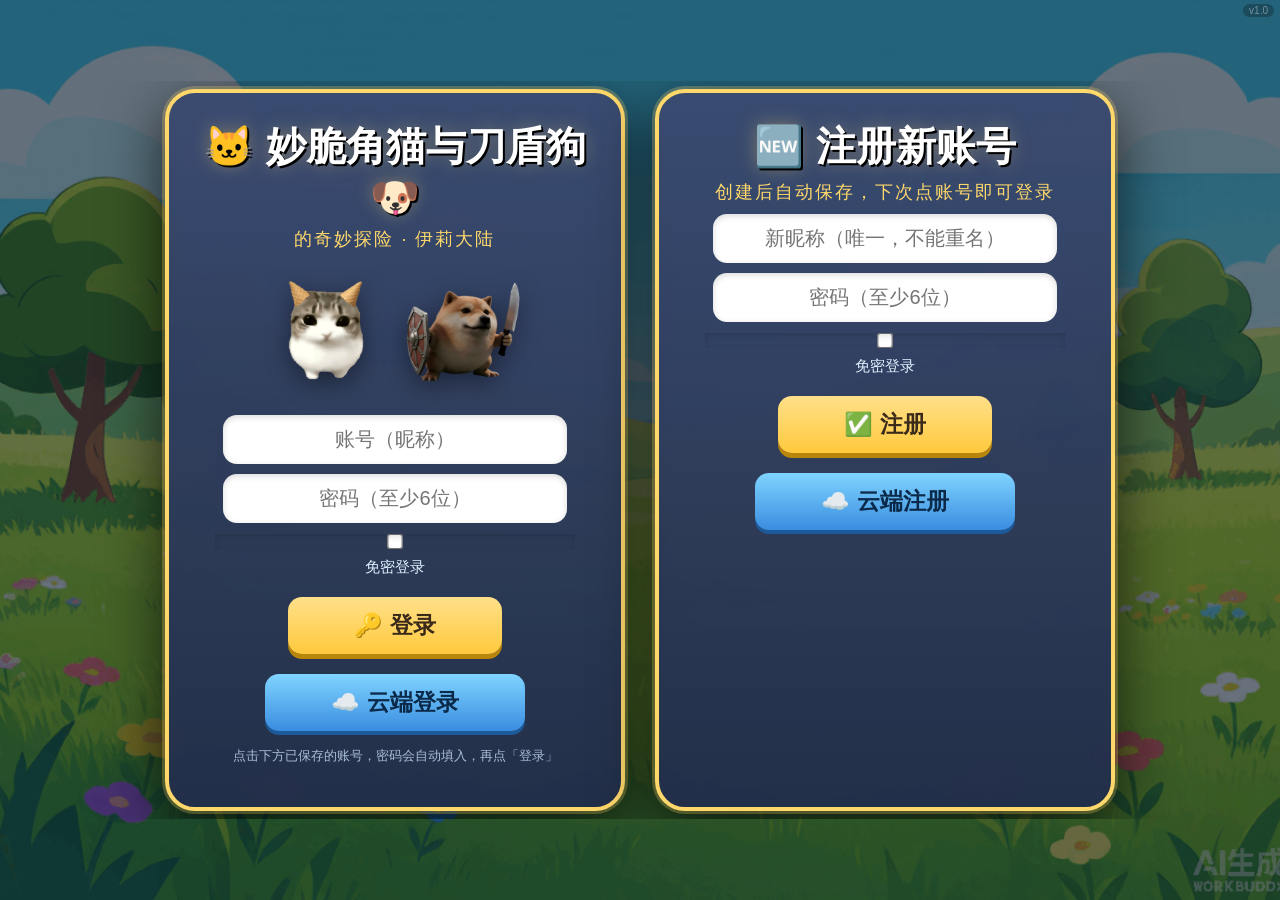
<file: index.html>
<!DOCTYPE html>
<html>
<head>
<meta charset="UTF-8">
<meta name="viewport" content="width=device-width, initial-scale=1, maximum-scale=1, user-scalable=no, viewport-fit=cover">
<meta name="theme-color" content="#2b3a55">
<meta name="mobile-web-app-capable" content="yes">
<meta name="apple-mobile-web-app-capable" content="yes">
<meta name="apple-mobile-web-app-status-bar-style" content="black-translucent">
<title>妙脆角猫与刀盾狗 - V5.0</title>
<link rel="manifest" href="manifest.webmanifest">
<link rel="apple-touch-icon" href="assets/ui/icon-192.png">
<link rel="icon" type="image/png" href="assets/ui/icon-192.png">
<link rel="preload" as="image" href="assets/ui/bg_scene.png">
<link rel="preload" as="image" href="assets/ui/bg_boss1.png">
<link rel="preload" as="image" href="assets/players/miaocuijiao_cat/sprites/miaocat_idle.png">
<link rel="preload" as="image" href="assets/players/daodungou/sprites/daodungou_idle.png">
<link rel="preload" as="image" href="assets/players/miaocuijiao_cat/sprites/miaocat_run_right.png">
<link rel="preload" as="image" href="assets/players/miaocuijiao_cat/skills/Q/cat_bullet.png">
<link rel="preload" as="image" href="assets/players/miaocuijiao_cat/sprites/miaocat_run_left.png">
<link rel="preload" as="image" href="assets/enemies/milk_frog/sprites/Walker01.png">
<link rel="preload" as="image" href="assets/enemies/milk_frog/sprites/Walker02.png">
<link rel="preload" as="image" href="assets/enemies/milk_frog/sprites/Walker03.png">
<link rel="preload" as="image" href="assets/enemies/milk_frog/sprites/Walker04.png">
<link rel="preload" as="image" href="assets/enemies/milk_mouse/sprites/mouse_idle.png">
<link rel="stylesheet" href="css/style.css?v=1.0">
</head>
<body>
<div id="verBadge" style="position:fixed;top:4px;right:6px;z-index:99999;color:rgba(255,255,255,.4);font-size:10px;pointer-events:none;background:rgba(0,0,0,.25);padding:1px 6px;border-radius:8px;">v1.0</div>
<div id="loadingScreen"><div class="loadingBox">🐱 妙脆角猫与刀盾狗 🐶<div class="loadingBar"><div class="loadingFill"></div></div><div class="loadingText">正在加载，请稍候…</div></div></div><script>
// V15.20 彻底预加载：进游戏前加载好全部图片+关键音效（像本地文件夹一样流畅），带进度显示，杜绝卡顿导致的子弹/贴图问题
(function(){
  var ls=document.getElementById('loadingScreen');
  var fill=document.querySelector('.loadingFill');
  var txt=document.querySelector('.loadingText');
  var minShown=Date.now()+800;
  var startedAt=Date.now();
  var MAX=60000; // v1.0 登录/拖动/性能优化+手机Boss缩小+跳跃提升+R大招操作+奶蛙卡住修复：确保所有素材（含Boss战/剧情图）加载完再进游戏，避免边打边加载卡顿
  var imgs=['assets/enemies/boom_frog/boom_frog.png','assets/enemies/boss/annihilation.png','assets/enemies/boss/boss1.png','assets/enemies/boss/dark_breath.png','assets/enemies/boss/quake_wave.png','assets/enemies/milk_frog/sprites/Alert.png','assets/enemies/milk_frog/sprites/Attack.png','assets/enemies/milk_frog/sprites/Dead.png','assets/enemies/milk_frog/sprites/Hurt.png','assets/enemies/milk_frog/sprites/Walker01.png','assets/enemies/milk_frog/sprites/Walker02.png','assets/enemies/milk_frog/sprites/Walker03.png','assets/enemies/milk_frog/sprites/Walker04.png','assets/enemies/milk_mouse/sprites/mouse_crouch.png','assets/enemies/milk_mouse/sprites/mouse_dead.png','assets/enemies/milk_mouse/sprites/mouse_idle.png','assets/players/daodungou/skills/blade/dog_blade.png','assets/players/daodungou/skills/R_tornado/tornado.png','assets/players/daodungou/skills/shield/shield_effect.png','assets/players/daodungou/sprites/daodungou_idle.png','assets/players/miaocuijiao_cat/skills/Q/cat_bullet.png','assets/players/miaocuijiao_cat/skills/R_rocket_rain/explosion_cat_rocket.png','assets/players/miaocuijiao_cat/skills/R_rocket_rain/explosion_smoke.png','assets/players/miaocuijiao_cat/skills/R_rocket_rain/rocket.png','assets/players/miaocuijiao_cat/skills/R_rocket_rain/warning_circle.png','assets/players/miaocuijiao_cat/sprites/miaocat_bald.png','assets/players/miaocuijiao_cat/sprites/miaocat_idle.png','assets/players/miaocuijiao_cat/sprites/miaocat_jump.png','assets/players/miaocuijiao_cat/sprites/miaocat_one.png','assets/players/miaocuijiao_cat/sprites/miaocat_run_left.png','assets/players/miaocuijiao_cat/sprites/miaocat_run_right.png','assets/ui/bg_abyss_preview.png','assets/ui/bg_boss1.png','assets/ui/bg_scene.png','assets/ui/characters/teacher.jpg','assets/ui/icon-192.png','assets/ui/icon-512-maskable.png','assets/ui/icon-512.png','assets/ui/teacher.png'];
  var auds=['assets/audio/bgm/bgm.wav','assets/audio/players/miaocuijiao_cat/attack.wav','assets/audio/players/miaocuijiao_cat/hurt.wav','assets/audio/players/miaocuijiao_cat/rocket_explosion.wav','assets/audio/victory.wav','assets/audio/achievement.wav'];
  var total=imgs.length+auds.length, loaded=0;
  function pct(){ return Math.min(100, Math.round(loaded/total*100)); }
  function draw(){ if(fill) fill.style.width=pct()+'%'; if(txt) txt.textContent='正在加载 '+pct()+'%…'; }
  function hide(){ if(ls && ls.parentNode){ ls.classList.add('hide'); setTimeout(function(){ ls.remove(); },450); } }
  function finish(){ if(Date.now()<minShown){ setTimeout(finish, minShown-Date.now()); return; } hide(); }
  function one(){ loaded++; draw(); }
  function check(){ if(loaded>=total || Date.now()>startedAt+MAX){ finish(); } else { setTimeout(check,150); } }
  for(var i=0;i<imgs.length;i++){ (function(s){ var im=new Image(); im.onload=one; im.onerror=one; im.src=s; })(imgs[i]); }
  for(var j=0;j<auds.length;j++){ (function(s){
    var counted=false;
    function mark(){ if(!counted){ counted=true; one(); } }
    try{ var a=new Audio(s); a.preload='auto'; a.addEventListener('canplaythrough',mark); a.addEventListener('loadeddata',mark); a.addEventListener('error',mark); a.load(); }catch(e){ mark(); }
    setTimeout(mark, 6000);
  })(auds[j]); }
  draw();
  if(document.readyState==='complete'){ check(); } else { window.addEventListener('load', function(){ check(); }); }
})();
</script>


<!-- V5.9 登录 -->
<div id="login">
  <div class="loginSplit">
    <!-- 左：登录 -->
    <div class="loginCard" id="loginCard">
      <div class="loginTitle">🐱 妙脆角猫与刀盾狗 🐶</div>
      <div class="loginSub">的奇妙探险 · 伊莉大陆</div>
      <div class="loginChars">
        <img src="assets/players/miaocuijiao_cat/sprites/miaocat_idle.png" alt="妙脆角猫">
        <img src="assets/players/daodungou/sprites/daodungou_idle.png" alt="刀盾狗">
      </div>
      <input id="loginName" placeholder="账号（昵称）" maxlength="12" oninput="checkLoginName()">
      <div id="loginNameWarn"></div>
      <input id="loginPass" type="password" placeholder="密码（至少6位）" maxlength="20" oninput="checkLoginName()">
      <label class="loginRemember"><input type="checkbox" id="loginRemember"> 免密登录</label>
      <button onclick="doLogin()">🔑 登录</button>
      <button class="cloudBtn" onclick="doCloudLogin()">☁️ 云端登录</button>
      <div class="loginHint">点击下方已保存的账号，密码会自动填入，再点「登录」</div>
      <div id="accountList"></div>
    </div>
    <!-- 右：注册 -->
    <div class="loginCard" id="registerCard">
      <div class="loginTitle">🆕 注册新账号</div>
      <div class="loginSub">创建后自动保存，下次点账号即可登录</div>
      <input id="registerName" placeholder="新昵称（唯一，不能重名）" maxlength="12" oninput="checkRegisterName()">
      <div id="registerWarn"></div>
      <input id="registerPass" type="password" placeholder="密码（至少6位）" maxlength="20" oninput="checkRegisterName()">
      <label class="loginRemember"><input type="checkbox" id="regRemember"> 免密登录</label>
      <button onclick="doRegister()">✅ 注册</button>
      <button class="cloudBtn" onclick="doCloudRegister()">☁️ 云端注册</button>
    </div>
  </div>
</div>

<!-- V5.5 序章剧情（黑屏白字，点击推进） -->
<div id="prologue" onclick="nextPrologue()">
  <div id="prologueText"></div>
  <div id="prologueHint">▸ 点击继续</div>
  <div id="prologueSkip" onclick="skipPrologue()">跳过 ▶</div>
</div>

<!-- V5.9 选关 -->
<div id="levelSelect">
  <button class="lvBackTop" onclick="backToMenu()">🏠 返回主菜单</button>
  <button id="lvModeToggle" class="lvModeToggle" onclick="toggleLevelMode()">🎯 普通模式</button>
  <h2>🗺️ 选择关卡</h2>
  <div class="lvHint">▸ 点击某一关后，选择角色即可开始挑战</div>
  <div id="levelList"></div>
</div>

<!-- V5.7 主菜单 -->
<div id="mainMenu">
  <div class="menuTitleArea">
    <h1>🐱 妙脆角猫与刀盾狗 🐶</h1>
    <div class="menuSub">的奇妙探险 · 伊莉大陆</div>
  </div>
  <div class="menuTipBar">💡 点「📖 图鉴」看技能/大招用法 · 「🏋️ 训练营」免费练连招 · 「♾️ 无限模式」攒金币</div>
  <div class="menuCols">
    <div class="menuCol">
      <div class="menuColTitle">⚔️ 战斗</div>
      <button onclick="goSelect()">🗺️ 闯关模式</button>
      <button onclick="openInfiniteMenu()">♾️ 无限挑战</button>
      <button id="trainingBtn" onclick="trainingBtnClick()">🏋️ 训练营</button>
    </div>
    <div class="menuCol">
      <div class="menuColTitle">📈 角色成长</div>
      <button onclick="openCharPanel()">⭐ 主角</button>
      <button onclick="openSkillUpgrade()">⚡ 技能升级</button>
      <button onclick="openTalentTree()">🌳 天赋树</button>
      <button onclick="openShop()">🛒 商城</button>
      <button onclick="toggleBackpack()">🎒 背包</button>
    </div>
    <div class="menuCol">
      <div class="menuColTitle">🧭 查询与设置</div>
      <button onclick="openCodex()">📖 图鉴</button>
      <button onclick="openAchievements()">🏆 成就</button>
      <button id="friendBtn" onclick="openFriends()">👥 好友<span id="friendDot" style="display:none"></span></button>
      <button onclick="openAccountPanel()">👤 账户信息</button>
      <button onclick="openSettings()">⚙️ 设置</button>
      <button class="menuLogout" onclick="logoutToLogin()">🚪 退出登录</button>
    </div>
  </div>
  <div class="menuHint">序章 · 伊莉大陆</div>
</div>

<!-- V5.0 角色选择界面 -->
<div id="select">
  <h1>⚔️ 选择你的角色</h1>
  <div class="charCards">
    <div class="charCard" id="card_miaocuijiao_cat" onclick="selectCharacter('miaocuijiao_cat')">
      <img src="assets/players/miaocuijiao_cat/sprites/miaocat_idle.png" alt="妙脆角猫">
      <div class="charName">妙脆角猫</div>
      <div class="charDesc">远程 · 机动 · 妙脆角回血</div>
      <div class="charSkills">🐾普攻 / 🌽E回复 / 💥Q爆炸火箭 / 🚀R火箭雨</div>
    </div>
    <div class="charCard" id="card_daodungou" onclick="selectCharacter('daodungou')">
      <img src="assets/players/daodungou/sprites/daodungou_idle.png" alt="刀盾狗">
      <div class="charName">刀盾狗</div>
      <div class="charDesc">近战 · 坦克 · 举盾格挡</div>
      <div class="charSkills">🗡️普攻 / 🛡️E护盾 / 🌀Q旋风斩 / 🌪️R龙卷风</div>
    </div>
  </div>
  <button id="startBtn" disabled onclick="startGame()">开始游戏</button>
</div>

<div id="game">
  <div id="info"></div>
  <div id="enemy"></div>
  <img id="player" src="assets/players/miaocuijiao_cat/sprites/miaocat_idle.png">
  <div id="hpBox">
    <div id="hpBar"><div id="hpFill"></div></div>
    <div id="hpText">HP:60</div>
  </div>
  <img id="frog">
  <div id="wave"></div>
</div>

<audio id="attackSound" src="assets/audio/players/miaocuijiao_cat/attack.wav"></audio>
<audio id="rocketExplosionSound" src="assets/audio/players/miaocuijiao_cat/rocket_explosion.wav"></audio>
<audio id="hurtSound" src="assets/audio/players/miaocuijiao_cat/hurt.wav"></audio>
<audio id="bgmAudio" src="assets/audio/bgm/bgm.wav" loop></audio>
<audio id="victorySound" src="assets/audio/victory.wav"></audio>
<audio id="achievementSound" src="assets/audio/achievement.wav"></audio>

<!-- V15.16 手机触屏操作（仅触屏设备显示） -->
<div id="mobileControls">
  <div class="mcLeft">
    <button class="mcBtn mcMove" id="mcLeft" aria-label="向左">◀</button>
    <button class="mcBtn mcMove" id="mcRight" aria-label="向右">▶</button>
  </div>
  <div class="mcRight">
    <button class="mcBtn mcAtk" id="mcAtk" aria-label="攻击">🐾</button>
    <button class="mcBtn mcJump" id="mcJump" aria-label="跳跃">⤒</button>
    <button class="mcBtn mcDash" id="mcDash" aria-label="闪避">💨</button>
    <button class="mcBtn mcSkill" id="mcE" aria-label="E技能">E</button>
    <button class="mcBtn mcSkill" id="mcQ" aria-label="Q技能">Q</button>
    <button class="mcBtn mcSkill mcR" id="mcR" aria-label="R大招">R</button>
    <button class="mcBtn mcPause" id="mcPause" aria-label="暂停">⏸</button>
  </div>
</div>

<script src="js/config.js?v=1.0"></script>
<script src="js/supabase_config.js?v=1.0"></script>
<script src="js/enemy.js?v=1.0"></script>
<script src="js/battle.js?v=1.0"></script>
<script src="js/frogAI.js?v=1.0"></script>
<script src="js/ui_v13.js?v=1.0"></script>
<script src="js/R_RocketRain.js?v=1.0"></script>
<script src="js/main.js?v=1.0"></script>
<script src="js/player/DaodungouDog.js?v=1.0"></script>
<script src="js/mobile.js?v=1.0"></script>
<script>
if('serviceWorker' in navigator){
  window.addEventListener('load', function(){ navigator.serviceWorker.register('sw.js').catch(function(){}); });
}
</script>
</body>
</html>
</file>
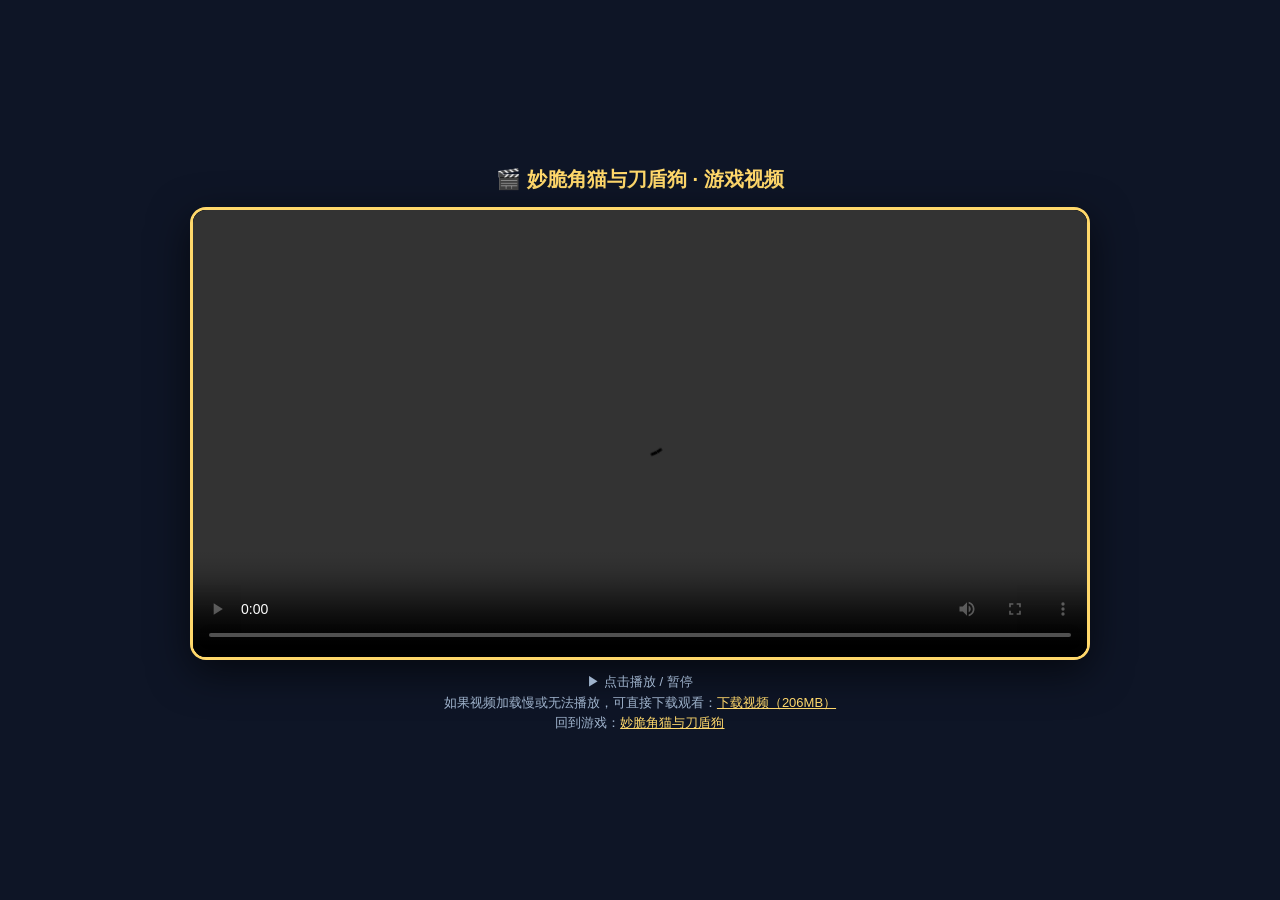
<file: video.html>
<!DOCTYPE html>
<html lang="zh-CN">
<head>
<meta charset="UTF-8">
<meta name="viewport" content="width=device-width, initial-scale=1, maximum-scale=1, user-scalable=no, viewport-fit=cover">
<title>视频播放 - 妙脆角猫与刀盾狗</title>
<meta name="theme-color" content="#2b3a55">
<style>
  *{box-sizing:border-box;margin:0;padding:0;}
  html,body{height:100%;background:#0e1526;font-family:Arial,"Microsoft YaHei",sans-serif;color:#fff;overflow:hidden;}
  body{display:flex;flex-direction:column;align-items:center;justify-content:center;padding:16px;}
  .pageTitle{font-size:20px;font-weight:bold;color:#ffd86b;margin-bottom:14px;text-align:center;}
  .videoWrap{width:100%;max-width:900px;background:#000;border:3px solid #ffd86b;border-radius:16px;overflow:hidden;box-shadow:0 12px 40px rgba(0,0,0,.6);}
  video{display:block;width:100%;max-height:78vh;background:#000;}
  .hint{color:#9fb3cc;font-size:13px;margin-top:12px;text-align:center;line-height:1.6;}
  .hint a{color:#ffd86b;}
</style>
</head>
<body>
  <div class="pageTitle">🎬 妙脆角猫与刀盾狗 · 游戏视频</div>
  <div class="videoWrap">
    <video id="gameVideo" controls playsinline preload="auto">
      <source src="https://github.com/kobe824-sude/my-game/releases/download/video-v1.0/game-video.mp4" type="video/mp4">
      你的浏览器不支持视频播放。
    </video>
  </div>
  <div class="hint">▶ 点击播放 / 暂停<br>如果视频加载慢或无法播放，可直接下载观看：<a href="https://github.com/kobe824-sude/my-game/releases/download/video-v1.0/game-video.mp4">下载视频（206MB）</a><br>回到游戏：<a href="./index.html">妙脆角猫与刀盾狗</a></div>
</body>
</html>
</file>
<file: css/style.css>
body{

margin:0;

overflow:hidden;

background:#6ca35a;

font-family:Arial;

touch-action:manipulation;

-webkit-tap-highlight-color:transparent;

}



#start{

position:absolute;

inset:0;

background:#222;

color:white;

display:flex;

flex-direction:column;

justify-content:center;

align-items:center;

z-index:10;

}



button{

font-size:28px;

padding:15px 40px;

cursor:pointer;

}



#game{

display:none;

position:relative;

width:100vw;

height:100vh;

height:100dvh; /* V1.10 手机浏览器动态视口高度：地址栏收起时不被截断 */

overflow:hidden;

/* V1.0 全屏时强制铺满整个屏幕（防止某些浏览器全屏后画面被切） */
:fullscreen #game, :-webkit-full-screen #game{ width:100vw; height:100vh; }

touch-action:none; /* V1.10 禁止双击/双指缩放影响战斗 */

}



#frog{

position:absolute;

width:220px;

height:220px;

bottom:80px;

object-fit:contain;

}



#enemy{
position:absolute;
width:120px;
height:120px;
background-image:url('../assets/players/miaocuijiao_cat/sprites/miaocat_idle.png');
background-repeat:no-repeat;
background-position:center bottom;
background-size:contain;
background-color:transparent;
border-radius:0;
bottom:80px;
z-index:20;
}



#wave{

position:absolute;

width:45px;

height:45px;

background:#00bfff;

border-radius:50%;

box-shadow:

0 0 15px #00ffff,

0 0 30px #0088ff;

display:none;

}



/* 血条 */

#hpBox{

position:absolute;

}



#hpBar{

width:100px;

height:12px;

background:#333;

border:2px solid white;

}



#hpFill{

height:100%;

width:100%;

background:#00ff00;

}



#hpText{

color:white;

font-size:14px;

text-align:center;

}



#info{

position:absolute;

top:20px;

left:20px;

background:#000c;

color:white;

padding:15px;

border-radius:10px;

font-size:18px;

}



#gameOverBox{position:absolute;left:50%;top:40%;transform:translate(-50%,-50%);font-size:48px;color:white;text-align:center;text-shadow:3px 3px 5px black;z-index:99;}#gameOverBox span{font-size:32px;}


/* V8.8.7 frog HP bar (最终版本) */
#frogHpBox{
 position:absolute;
 width:70px;
 height:18px;
 z-index:20;
 text-align:center;
 font-size:12px;
 color:white;
 pointer-events:none;
}
#frogHpFill{
 position:absolute;
 left:0;
 top:0;
 height:6px;
 width:100%;
 background:#00ff00;
 border:1px solid #222;
}
#frogHpText{
 position:absolute;
 top:7px;
 left:0;
 width:70px;
 font-weight:bold;
 text-shadow:1px 1px 2px #000;
}


/* #player 最终合并版本 */
#player{
    position:absolute;
    width:100px;
    height:100px;
    object-fit:contain;
    background:none !important;
    border:none !important;
    bottom:80px;
    left:180px;
    z-index:10;
    image-rendering:auto;
}

/* MiaoCat Player Replace */
.miaocat-player-sprite {
  position: absolute;
  object-fit: contain;
  image-rendering: auto;
  pointer-events: none;
  user-select: none;
  z-index: 20;
}

/* V1.0.1 cleanup: remove duplicate test MiaoCat layer */
#enemy{display:none !important;}

#victoryBox{position:absolute;left:50%;top:40%;transform:translate(-50%,-50%);font-size:48px;color:#ffd700;text-align:center;z-index:999;font-weight:bold;}#victoryBox span{font-size:32px;}

.cat-bullet{
 position:absolute;
 width:48px;
 height:48px;
 object-fit:contain;
 z-index:40;
 pointer-events:none;
}

/* V1.3 cartoon UI */
#v13ui{position:absolute;inset:0;pointer-events:none;z-index:100;font-family:Arial;}
#playerCard{position:absolute;top:20px;left:20px;background:#fff4c7;border:4px solid #d9902f;border-radius:18px;padding:12px;color:#6b3d00;font-size:18px;box-shadow:0 5px 15px #0005;}
#playerHpFill{height:12px;width:100%;background:#67d64b;border-radius:8px;}
#playerCard .bar{width:160px;background:#ddd;border-radius:8px;overflow:hidden;margin:5px 0;}
#skillBar{position:absolute;bottom:20px;left:50%;transform:translateX(-50%);display:flex;gap:10px;}
.skill{background:#fff4c7;border:3px solid #d9902f;border-radius:16px;width:90px;height:65px;text-align:center;padding-top:8px;color:#6b3d00;font-weight:bold;}
.lock{opacity:.6;}


/* V1.3.1 卡通HUD精修 */
#v13ui{position:absolute;inset:0;pointer-events:none;z-index:200;font-family:Arial,sans-serif;}
#playerCard{position:absolute;top:18px;left:18px;background:rgba(255,248,220,.92);border:4px solid #e8a82d;border-radius:22px;padding:14px 18px;color:#5b3512;font-size:22px;font-weight:bold;box-shadow:0 5px 15px #0005;}
#playerHpText{font-size:16px;margin-top:6px;}
.bar{width:220px;height:18px;background:#55351d;border-radius:12px;overflow:hidden;border:2px solid #fff;}
#playerHpFill{height:100%;background:linear-gradient(90deg,#ffcf32,#ff7b28);transition:width .25s;}
#cornText{margin-top:8px;font-size:26px;}
#skillBar{position:absolute;bottom:22px;left:50%;transform:translateX(-50%);display:flex;gap:12px;}
.skill{width:82px;height:82px;background:rgba(255,248,220,.95);border:4px solid #d89a28;border-radius:20px;text-align:center;padding-top:8px;color:#5b3512;font-weight:bold;box-shadow:0 5px 12px #0005;font-size:16px;}
.skill span{font-size:18px;color:#157c2b;}
.skill.lock{opacity:.7;color:#777;}

/* V1.3.2 HUD */
#playerHUD{position:absolute;top:20px;left:20px}
#frogHUD{position:absolute;top:20px;right:20px}
.hud{background:#fff6d8;border:4px solid #d9902f;border-radius:22px;padding:12px 18px;color:#603400;box-shadow:0 6px 16px #0005;font-weight:bold;min-width:190px}
.hud .title{font-size:22px;margin-bottom:5px}
.hudBar{height:18px;background:#5b3b20;border-radius:12px;overflow:hidden;border:2px solid white;width:220px}
#playerHpFill,#frogHudFill{height:100%;background:linear-gradient(90deg,#ffd43b,#ff7b25);transition:width .35s ease}
#frogHudFill{background:linear-gradient(90deg,#5ee35e,#22aa22)}
#skillBar .skill{transition:.2s}
#skillBar .skill:hover{transform:scale(1.05)}

/* V1.3.2 TRUE HUD */
#v13ui{font-family:Arial,sans-serif;pointer-events:none}
.hud{position:fixed;top:20px;width:220px;padding:12px;background:rgba(255,245,210,.92);border:4px solid #d99b32;border-radius:20px;box-shadow:0 5px 0 rgba(0,0,0,.15);z-index:20}
#playerHUD{left:20px} #frogHUD{right:20px}
.title{font-size:20px;font-weight:bold}
.hudBar{height:18px;background:#333;border-radius:10px;overflow:hidden;margin-top:6px}
#playerHpFill,#frogHudFill{height:100%;width:100%;background:#55c84d;transition:width .25s}
#cornText{font-size:24px;margin-top:8px}
#skillBar{position:fixed;bottom:20px;left:50%;transform:translateX(-50%);display:flex;gap:12px;z-index:20}
.skill{position:relative;width:90px;height:90px;text-align:center;background:rgba(255,245,210,.95);border:4px solid #d99b32;border-radius:22px;font-weight:bold;padding-top:8px;overflow:hidden}
.lock{opacity:.55}
.coolCircle{position:absolute;inset:0;background:transparent;z-index:0;border-radius:18px}
.skill>*{position:relative;z-index:1}

#info{display:none !important;} #playerHpFill,#frogHudFill{transition:width .3s ease,background .3s ease;}

/* V1.4 Steam Demo combat feedback */
.combatText{position:absolute;font-size:26px;font-weight:bold;text-shadow:2px 2px 0 #000;animation:floatDamage .9s ease-out forwards;pointer-events:none;z-index:99}.combatText{ }
@keyframes floatDamage{from{transform:translateY(0) scale(1);opacity:1}to{transform:translateY(-45px) scale(1.15);opacity:0}}


/* V1.4.3 Combat Text */
.combatText{
    position:fixed;
    z-index:99999;
    pointer-events:none;
    font-size:28px;
    font-weight:900;
    font-family:Arial, sans-serif;
    text-shadow:3px 3px 0 #000;
    opacity:1;
    transition:transform 1s ease-out, opacity 1s ease-out;
}
.combatText.damage{
    color:white;
}
.combatText.heal{
    color:#36ff36;
}

/* ===================== V5.0 角色选择界面 ===================== */
#select{
  position:absolute;
  inset:0;
  background:linear-gradient(180deg,#2b3a55 0%,#1b2434 100%);
  display:none;
  flex-direction:column;
  justify-content:center;
  align-items:center;
  z-index:30;
  color:#fff;
  font-family:Arial,sans-serif;
}
#select h1{
  font-size:40px;
  margin:0 0 32px 0;
  text-shadow:2px 2px 0 #000;
  letter-spacing:2px;
}
.charCards{display:flex;gap:34px;margin-bottom:36px;}
.charCard{
  width:250px;
  padding:22px 18px 18px;
  background:rgba(255,255,255,.08);
  border:4px solid rgba(255,255,255,.25);
  border-radius:26px;
  text-align:center;
  cursor:pointer;
  transition:transform .18s, border-color .18s, background .18s;
  box-shadow:0 8px 20px rgba(0,0,0,.35);
}
.charCard:hover{transform:translateY(-6px);border-color:#ffd86b;background:rgba(255,255,255,.14);}
.charCard.selected{border-color:#ffd86b;background:rgba(255,216,107,.16);box-shadow:0 0 26px rgba(255,216,107,.45);}
.charCard img{width:170px;height:170px;object-fit:contain;pointer-events:none;}
.charName{font-size:28px;font-weight:bold;margin:12px 0 6px;}
.charDesc{font-size:15px;color:#ccd6ea;margin-bottom:8px;}
.charSkills{font-size:13px;color:#9fb4d8;}
#startBtn{
  font-size:26px;
  padding:14px 64px;
  border:none;
  border-radius:16px;
  background:#ffd86b;
  color:#3a2a1a;
  font-weight:bold;
  cursor:pointer;
  box-shadow:0 6px 0 rgba(0,0,0,.35);
  transition:.15s;
}
#startBtn:disabled{opacity:.35;cursor:not-allowed;box-shadow:none;}
#startBtn:not(:disabled):hover{transform:translateY(-2px);}

/* ===================== V5.0 刀盾狗 UI ===================== */
.dogBlade{image-rendering:auto;}
#dogShieldImg{image-rendering:auto;}


/* ===================== V5.0 刀盾狗 普攻刀光特效（从正前方劈下） ===================== */
.dogSlashFx{
  position:absolute;
  width:200px;
  height:200px;
  pointer-events:none;
  z-index:60;
  border-radius:50%;
  background: conic-gradient(from 0deg,
    transparent 0deg 55deg,
    rgba(224,234,248,0) 58deg,
    rgba(224,234,248,.95) 66deg,
    rgba(255,255,255,1) 90deg,
    rgba(224,234,248,.95) 114deg,
    rgba(224,234,248,0) 122deg,
    transparent 125deg 360deg);
  filter: drop-shadow(0 0 8px rgba(190,215,255,.9));
  opacity:0;
  transform-origin: 0% 50%;
  transition: transform .22s ease-out, opacity .22s ease-out;
}
.dogSlashFx.big{
  width:260px;
  height:260px;
}
/* 护盾光环（不遮挡角色） */
.dogShieldRing{
  position:absolute;
  width:160px;
  height:160px;
  border-radius:50%;
  border:6px solid rgba(90,180,255,.85);
  box-shadow:0 0 18px rgba(90,180,255,.65), inset 0 0 18px rgba(90,180,255,.35);
  background:radial-gradient(circle, rgba(90,180,255,.18) 35%, transparent 68%);
  pointer-events:none;
  z-index:30;
}
/* 狂犬旋风：旋转刀光圈 */
.dogWhirlFx{
  position:absolute;
  width:280px;
  height:280px;
  pointer-events:none;
  z-index:44;
  border-radius:50%;
  background:conic-gradient(from 0deg, transparent 0deg 70deg, rgba(255,255,255,.4) 90deg, transparent 110deg 360deg);
  filter:drop-shadow(0 0 10px rgba(200,220,255,.6));
  animation:dogWhirlSpin .7s linear infinite;
}
@keyframes dogWhirlSpin{
  from{transform:rotate(0deg)}
  to{transform:rotate(360deg)}
}

/* Q 技能升级：中心能量闪光 */
.dogQFlash{
  position:absolute;
  width:170px;
  height:170px;
  border-radius:50%;
  background: radial-gradient(circle, rgba(255,255,255,.95) 0%, rgba(180,220,255,.6) 40%, transparent 70%);
  pointer-events:none;
  z-index:50;
  opacity:0;
  animation: dogQFlash .3s ease-out forwards;
}
@keyframes dogQFlash{
  0%{opacity:0; transform:scale(.3);}
  30%{opacity:1; transform:scale(1.15);}
  100%{opacity:0; transform:scale(1.7);}
}

/* R 龙卷风特效（占位，待正式贴图 tornado.png 替换） */
.dogTornadoFx{
  position:absolute;
  width:150px;
  height:280px;
  pointer-events:none;
  z-index:46;
  border-radius:50% 50% 40% 40% / 70% 70% 30% 30%;
  background:conic-gradient(from 0deg,
    rgba(210,228,245,.05) 0deg 40deg,
    rgba(220,235,250,.65) 45deg 75deg,
    rgba(210,228,245,.05) 80deg 120deg,
    rgba(220,235,250,.6) 125deg 155deg,
    rgba(210,228,245,.05) 160deg 200deg,
    rgba(220,235,250,.65) 205deg 235deg,
    rgba(210,228,245,.05) 240deg 280deg,
    rgba(220,235,250,.6) 285deg 315deg,
    rgba(210,228,245,.05) 320deg 360deg);
  filter:drop-shadow(0 0 12px rgba(160,210,255,.7));
  opacity:.95;
  animation:dogTornadoSpin .45s linear infinite;
  transform-origin:50% 90%;
}
@keyframes dogTornadoSpin{
  from{transform:rotate(0deg)}
  to{transform:rotate(360deg)}
}

/* 龙卷风贴图（正式素材）摆动 */
.dogTornadoImg{
  animation: dogTornadoSway .7s ease-in-out infinite alternate;
}
@keyframes dogTornadoSway{
  from{ transform: translateX(-5px) rotate(-2deg); }
  to{ transform: translateX(5px) rotate(2deg); }
}

/* 普攻刀光：紧贴狗子的小号刀光 */
.dogSlashFx.melee{
  width:170px;
  height:170px;
}

/* ===================== V5.1 场景背景 ===================== */
#game{
  background: url('../assets/ui/bg_scene.png') center/cover no-repeat;
}
.scene-sun{ position:absolute; top:7%; right:12%; width:90px; height:90px; border-radius:50%; background:radial-gradient(circle, #fff2b0, #ffd34d); box-shadow:0 0 50px rgba(255,220,100,.8); z-index:0; pointer-events:none; }
.scene-cloud{ position:absolute; background:#fff; border-radius:50px; opacity:.9; z-index:0; pointer-events:none; }
.scene-cloud.c1{ top:11%; left:8%; width:150px; height:44px; box-shadow:34px 14px 0 4px #fff, -22px 10px 0 2px #fff; }
.scene-cloud.c2{ top:24%; left:52%; width:120px; height:36px; box-shadow:26px 12px 0 3px #fff, -18px 8px 0 2px #fff; }
.scene-hill{ position:absolute; bottom:48%; z-index:0; pointer-events:none; }
.scene-hill.h1{ left:-8%; width:60%; height:130px; border-radius:50% 50% 0 0; background:#7fb36a; }
.scene-hill.h2{ right:-8%; width:70%; height:170px; border-radius:50% 50% 0 0; background:#6da35c; }
#dashRow{ margin-top:6px; font-size:14px; color:#dff3ff; }
#dashRow span{ font-weight:bold; color:#9fd4ff; }

/* ===================== V5.1 普攻刀气光柱 ===================== */
.dogSlashMark{
  position:absolute;
  width:100px;
  height:100px;
  pointer-events:none;
  z-index:60;
  border-radius:50%;
  background: conic-gradient(from 0deg,
    transparent 0deg 22deg,
    rgba(255,255,255,0) 26deg,
    rgba(255,255,255,.95) 40deg,
    rgba(255,255,255,1) 90deg,
    rgba(255,255,255,.95) 140deg,
    rgba(255,255,255,0) 154deg,
    transparent 158deg 360deg);
  filter: drop-shadow(0 0 14px rgba(190,215,255,1)) drop-shadow(0 0 6px #fff);
  transform-origin: 50% 50%;
  opacity:0;
  transition: transform .2s ease-out, opacity .2s ease-out;
}

/* ===================== V5.5 序章 ===================== */
#prologue{
  position:fixed;inset:0;background:#000;color:#fff;
  display:none;flex-direction:column;justify-content:center;align-items:center;
  z-index:1000;cursor:pointer;padding:40px;
}
#prologueText{font-size:28px;line-height:1.9;max-width:920px;text-align:center;text-shadow:0 0 8px rgba(255,255,255,.15);}
#prologueHint{position:absolute;bottom:42px;font-size:16px;color:#aaa;animation:proBlink 1.2s infinite;}
#prologueSkip{position:absolute;top:26px;right:34px;font-size:18px;color:#888;cursor:pointer;z-index:51;}
#prologueSkip:hover{color:#fff;}
@keyframes proBlink{0%,100%{opacity:1}50%{opacity:.2}}

/* ===================== V5.5 多敌人 ===================== */
.enemyHpBox{position:absolute;width:70px;height:18px;z-index:20;text-align:center;font-size:12px;color:#fff;pointer-events:none;}
.enemyHpFill{position:absolute;left:0;top:0;height:6px;width:100%;background:#00ff00;border:1px solid #222;}
.enemyHpText{position:absolute;top:7px;left:0;width:70px;font-weight:bold;text-shadow:1px 1px 2px #000;}
.frogWave{position:absolute;width:32px;height:32px;background:#00bfff;border-radius:50%;box-shadow:0 0 15px #00ffff,0 0 30px #0088ff;z-index:30;}
.enemyImg{position:absolute;width:160px;height:160px;bottom:80px;object-fit:contain;z-index:5;}
#levelBanner{position:absolute;top:34%;left:50%;transform:translate(-50%,-50%);font-size:46px;font-weight:bold;color:#fff;text-shadow:3px 3px 8px #000;z-index:80;pointer-events:none;white-space:nowrap;}
#victoryBox button{margin-top:18px;font-size:22px;padding:10px 38px;cursor:pointer;border:none;border-radius:12px;background:#ffd86b;color:#3a2a1a;font-weight:bold;}
#victoryBox button:hover{transform:translateY(-2px);}

#gameOverBox button{margin-top:18px;font-size:22px;padding:10px 38px;cursor:pointer;border:none;border-radius:12px;background:#ffd86b;color:#3a2a1a;font-weight:bold;}

/* ===================== V5.6 背包面板 ===================== */
#backpackPanel{
  position:fixed;left:50%;top:50%;transform:translate(-50%,-50%);
  width:420px;max-height:70vh;overflow-y:auto;
  background:rgba(255,248,220,.97);border:4px solid #d9902f;border-radius:22px;
  padding:18px 22px;color:#5b3512;z-index:500;font-family:Arial,sans-serif;
  box-shadow:0 10px 40px rgba(0,0,0,.5);
}
#backpackPanel .bpTitle{font-size:26px;font-weight:bold;text-align:center;margin-bottom:10px;}
#backpackPanel .bpRow{font-size:16px;margin-bottom:8px;color:#7a4a1d;}
#backpackPanel .bpSec{font-size:17px;font-weight:bold;margin:10px 0 4px;color:#b06a1a;border-bottom:2px solid #e8c98a;padding-bottom:2px;}
#backpackPanel .bpItem{font-size:16px;padding:4px 6px;background:#fff6dc;border:1px solid #e8c98a;border-radius:8px;margin:3px 0;}
#backpackPanel .bpEmpty{font-size:15px;color:#999;padding:4px 6px;}
#backpackPanel .bpClose{margin-top:14px;text-align:center;font-size:18px;font-weight:bold;color:#fff;background:#d9902f;border-radius:10px;padding:8px;cursor:pointer;}

/* ===================== V5.7 主菜单 ===================== */
#mainMenu{
  position:absolute;inset:0;display:flex;flex-direction:column;align-items:center;justify-content:center;
  gap:18px;padding:24px;overflow-y:auto;box-sizing:border-box;
  background:linear-gradient(180deg,#2b3a55 0%,#1b2434 100%);z-index:40;color:#fff;font-family:Arial,sans-serif;
}
.menuTitleArea{text-align:center;}
#mainMenu h1{font-size:46px;margin:0;text-shadow:3px 3px 0 #000;letter-spacing:2px;}
#mainMenu .menuSub{font-size:20px;color:#ffd86b;margin-top:4px;}
/* 灰绿色横版大框：自动贴合内容宽度，把所有按钮都包在里面 */
.menuCols{
  display:flex;justify-content:center;align-items:flex-start;gap:34px;flex-wrap:wrap;
  width:fit-content;max-width:94vw;box-sizing:border-box;
  padding:26px 26px 30px;
  background:linear-gradient(180deg,rgba(105,195,165,.20),rgba(48,112,92,.32));
  border:3px solid rgba(130,225,190,.6);border-radius:26px;
  box-shadow:0 16px 50px rgba(0,0,0,.5), inset 0 0 34px rgba(140,235,200,.08);
}
.menuCol{display:flex;flex-direction:column;gap:10px;align-items:center;min-width:190px;}
.menuColTitle{font-size:16px;color:#ffd86b;letter-spacing:4px;margin-bottom:2px;text-shadow:1px 1px 0 rgba(0,0,0,.5);}
.menuCol button{
  font-size:18px;padding:11px 18px;border:none;border-radius:14px;cursor:pointer;text-align:center;
  background:#ffd86b;color:#3a2a1a;font-weight:bold;box-shadow:0 5px 0 rgba(0,0,0,.35);transition:.15s;width:212px;box-sizing:border-box;
}
.menuCol button:hover{transform:translateY(-2px);}
.menuCol button.locked{background:rgba(255,255,255,.16);color:#9aa8c2;cursor:not-allowed;box-shadow:none;}
.menuCol button.locked:hover{transform:none;}
.menuLogout{background:rgba(255,255,255,.18) !important;color:#fff !important;font-size:18px !important;padding:11px 18px !important;width:212px !important;box-sizing:border-box !important;margin-top:6px !important;}
#mainMenu .menuHint{font-size:14px;color:#8899bb;}

/* ===================== V5.7 商城/暂停 ===================== */
#shopPanel{
  position:fixed;left:50%;top:50%;transform:translate(-50%,-50%);width:600px;max-height:78vh;overflow-y:auto;
  background:rgba(255,248,220,.97);border:4px solid #d9902f;border-radius:22px;padding:18px 22px;
  color:#5b3512;z-index:600;font-family:Arial,sans-serif;box-shadow:0 10px 40px rgba(0,0,0,.5);
}
.shopItem{display:flex;justify-content:space-between;align-items:center;padding:8px 10px;background:#fff6dc;border:1px solid #e8c98a;border-radius:10px;margin:6px 0;}
.shopName{font-size:17px;font-weight:bold;}
.shopDesc{font-size:13px;color:#8a6a3a;font-weight:normal;margin-left:6px;}
#pauseMenu{
  position:fixed;inset:0;background:rgba(0,0,0,.65);display:flex;flex-direction:column;justify-content:center;align-items:center;z-index:1200;
}
.pmTitle{font-size:44px;color:#fff;margin-bottom:26px;text-shadow:2px 2px 6px #000;}
.pmBtn{font-size:24px;padding:14px 70px;margin:8px;border:none;border-radius:14px;cursor:pointer;background:#ffd86b;color:#3a2a1a;font-weight:bold;}
.pmBtn:hover{transform:translateY(-2px);}
.bpUse{font-size:14px;padding:5px 14px;border:none;border-radius:8px;cursor:pointer;background:#55c84d;color:#fff;font-weight:bold;margin-left:8px;}
.bpDrop{font-size:14px;padding:5px 14px;border:none;border-radius:8px;cursor:pointer;background:#e85b4b;color:#fff;font-weight:bold;margin-left:6px;}
.bpHint{font-size:13px;color:#999;margin-top:8px;text-align:center;}
.bpItem{display:flex;justify-content:space-between;align-items:center;}

.bpDropAll{font-size:14px;padding:5px 14px;border:none;border-radius:8px;cursor:pointer;background:#c98a3b;color:#fff;font-weight:bold;margin-left:6px;}

/* V15.7 可爱游戏鼠标：蓝色小球 + 高光（输入框保留文字光标） */
body{cursor:url("data:image/svg+xml,%3Csvg%20xmlns%3D%22http%3A%2F%2Fwww.w3.org%2F2000%2Fsvg%22%20width%3D%2228%22%20height%3D%2228%22%20viewBox%3D%220%200%2028%2028%22%3E%3Ccircle%20cx%3D%2214%22%20cy%3D%2214%22%20r%3D%2210%22%20fill%3D%22%233fa9f5%22%20stroke%3D%22%23bce3ff%22%20stroke-width%3D%222%22%2F%3E%3Ccircle%20cx%3D%2210%22%20cy%3D%2210%22%20r%3D%223.4%22%20fill%3D%22rgba(255%2C255%2C255%2C.6)%22%2F%3E%3C%2Fsvg%3E") 14 14,auto;}
input,textarea{ cursor:text; }

/* ===================== V5.9 登录 ===================== */
#login{
  position:fixed;inset:0;display:flex;justify-content:center;align-items:center;
  background:url('../assets/ui/bg_scene.png') center/cover no-repeat;z-index:2000;
}
#login::before{content:'';position:absolute;inset:0;background:rgba(18,28,48,.62);}
.loginCard{
  position:relative;text-align:center;background:linear-gradient(180deg,rgba(58,74,112,.96),rgba(34,46,74,.97));
  border:4px solid #ffd86b;border-radius:30px;padding:36px 64px 42px;box-sizing:border-box;
  box-shadow:0 0 0 3px rgba(255,216,107,.25), 0 18px 60px rgba(0,0,0,.7);font-family:Arial,sans-serif;max-height:94vh;overflow-y:auto;
  backdrop-filter:blur(4px);
}
.loginTitle{font-size:40px;font-weight:bold;color:#fff;text-shadow:2px 2px 0 #000, 0 0 18px rgba(255,216,107,.35);}
.loginSub{font-size:18px;color:#ffd86b;margin-top:6px;letter-spacing:2px;}
.loginChars{display:flex;gap:18px;justify-content:center;margin:22px 0 24px;}
.loginChars img{width:118px;height:118px;object-fit:contain;filter:drop-shadow(0 6px 12px rgba(0,0,0,.45));}
#login input{
  display:block;margin:10px auto;font-size:20px;padding:13px 22px;width:300px;text-align:center;border:none;border-radius:14px;outline:none;
  background:#fff;color:#3a2a1a;box-shadow:inset 0 2px 6px rgba(0,0,0,.15);
}
#login button{
  margin-top:20px;font-size:23px;padding:13px 66px;border:none;border-radius:14px;cursor:pointer;
  background:linear-gradient(180deg,#ffe08a,#ffc93c);color:#3a2a1a;font-weight:bold;
  box-shadow:0 5px 0 #b8860b;transition:.15s;
}
#login button:hover{transform:translateY(-2px);box-shadow:0 7px 0 #b8860b;}
#login button.cloudBtn{background:linear-gradient(180deg,#7fd4ff,#3a8de0);color:#0b2a4a;box-shadow:0 4px 0 #1c5a99;} /* V1.0 云端登录/注册按钮 */
#login button.cloudBtn:hover{box-shadow:0 7px 0 #1c5a99;}
#login .loginHint{margin-top:16px;font-size:13px;color:#a9bcd8;}

/* ===================== V15.2 登录左右分栏（左登录 / 右注册） ===================== */
.loginSplit{
  position:relative;z-index:10;display:flex;flex-wrap:wrap;justify-content:center;align-items:stretch;gap:30px;
  max-width:1120px;width:96%;max-height:96vh;overflow-y:auto;padding:8px;
}
.loginSplit .loginCard{width:460px;max-width:94vw;padding:26px 32px 30px;max-height:none;flex:0 0 auto;box-sizing:border-box;}
#loginCard,#registerCard{display:block;}
#registerWarn{color:#e85b4b;font-size:14px;margin-top:8px;display:none;text-shadow:none;}
@media (max-width:1020px){
  .loginSplit{flex-direction:column;align-items:center;gap:10px;flex-wrap:nowrap;justify-content:flex-start;}
  .loginSplit .loginCard{width:94vw;padding:14px 14px 16px;}
  .loginTitle{font-size:24px;}
  .loginSub{font-size:14px;margin-top:2px;}
  .loginChars{display:none;} /* 手机端隐藏角色图，省高度 */
  #login input{width:86%;font-size:16px;padding:10px 14px;margin:6px auto;}
  #login button{font-size:17px;padding:10px 40px;margin-top:10px;}
  #login .loginHint{font-size:11px;margin-top:8px;}
  #login .loginRemember{font-size:12px;}
  /* 手机端账号列表固定在登录卡底部、始终可见 */
  #accountList{margin-top:8px;max-height:22vh;overflow-y:auto;}
  #accountList .accItem{font-size:13px;padding:6px 8px;}
}

/* ===================== V5.9 选关 ===================== */
#levelSelect{
  position:absolute;inset:0;display:none;flex-direction:column;justify-content:center;align-items:center;overflow-y:auto;
  background:linear-gradient(180deg,#2b3a55 0%,#1b2434 100%);z-index:42;color:#fff;font-family:Arial,sans-serif;
}
#levelSelect h2{font-size:36px;margin-bottom:26px;text-shadow:2px 2px 0 #000;}
#levelList{display:flex;flex-wrap:wrap;justify-content:center;gap:16px;max-width:700px;}
.levelCard{
  width:86px;height:86px;border-radius:16px;display:flex;align-items:center;justify-content:center;
  font-size:34px;font-weight:bold;position:relative;cursor:pointer;transition:.15s;
}
.levelCard.unlocked{background:#ffd86b;color:#3a2a1a;box-shadow:0 5px 0 rgba(0,0,0,.3);}
.levelCard.unlocked:hover{transform:translateY(-3px);}
.levelCard.locked{background:rgba(255,255,255,.1);color:#8899bb;cursor:not-allowed;}
.lvDone{position:absolute;top:4px;right:8px;font-size:16px;color:#2e9e3f;}
.lvBack{margin-top:30px;font-size:20px;padding:12px 50px;border:none;border-radius:12px;cursor:pointer;background:rgba(255,255,255,.15);color:#fff;font-weight:bold;}

.loginRemember{display:block;margin-top:12px;font-size:15px;color:#dff3ff;cursor:pointer;}
.loginRemember input{margin-right:6px;transform:scale(1.2);}


/* 隐藏旧版遗留元素（避免左侧白框/破碎图） */
#frog{display:none !important;}
#wave{display:none !important;}

/* 精英黄色持续冲击波 */
.frogWave.elite{
  width:44px;height:44px;background:#ffd34d;
  box-shadow:0 0 18px #ffcc33, 0 0 34px #ff9900;
}
#shieldVal{font-weight:bold;color:#9fd4ff;}

#loginNameWarn{color:#ff6b5b;font-size:14px;margin-top:8px;display:none;text-shadow:none;}

/* ===================== V7.0 商城优化 ===================== */
#shopPanel .bpRow{font-size:18px;color:#a05a00;font-weight:bold;}
.shopItem{
  background:linear-gradient(180deg,#fffdf4,#fff3d0);
  border:1px solid #e8c98a;border-radius:12px;padding:10px 12px;
  box-shadow:0 3px 8px rgba(0,0,0,.1);margin:8px 0;
}
.shopName{font-size:18px;}
.shopDesc{font-size:13px;color:#8a6a3a;font-weight:normal;margin-left:6px;}

/* ===================== V7.1 天赋树 / 图鉴 ===================== */
#talentPanel,#codexPanel{
  position:fixed;left:50%;top:50%;transform:translate(-50%,-50%);width:520px;max-height:78vh;overflow-y:auto;
  background:rgba(255,248,220,.97);border:4px solid #d9902f;border-radius:22px;padding:18px 22px;
  color:#5b3512;z-index:600;font-family:Arial,sans-serif;box-shadow:0 10px 40px rgba(0,0,0,.5);
}
.ttTier{display:flex;gap:12px;justify-content:center;margin:10px 0;}
.ttNode{width:140px;text-align:center;background:#fff6dc;border:2px solid #e8c98a;border-radius:14px;padding:10px 6px;}
.ttNode.bought{border-color:#55c84d;background:#eaf9ea;}
.ttIcon{font-size:26px;}
.ttName{font-weight:bold;font-size:17px;margin:4px 0;}
.ttDesc{font-size:12px;color:#8a6a3a;}
.ttDone{color:#2e9e3f;font-weight:bold;margin-top:6px;}
.ttLock{color:#b06a6a;font-size:13px;margin-top:6px;}
.ttLine{text-align:center;color:#b06a1a;font-weight:bold;font-size:14px;margin:4px 0;}
.ttSoon{text-align:center;color:#999;font-size:14px;margin-top:8px;}
.codexItem{font-size:15px;line-height:1.6;padding:8px 10px;background:#fff6dc;border:1px solid #e8c98a;border-radius:10px;margin:6px 0;}

/* ===================== V7.2 破坏物 / 商城图标 ===================== */
.breakable{
  position:absolute;width:52px;height:52px;bottom:80px;
  background:#a0693c;border:3px solid #6b4423;border-radius:6px;
  box-shadow:inset 0 0 0 3px #c98a4b;z-index:4;cursor:pointer;
}
.breakable::before{content:'';position:absolute;top:5px;bottom:5px;left:50%;width:3px;background:#6b4423;}
.breakable::after{content:'';position:absolute;left:5px;right:5px;top:50%;height:3px;background:#6b4423;}
.shopItem{display:flex;align-items:center;gap:10px;}
.shopIcon{font-size:30px;}
.shopInfo{flex:1;}

/* ===================== V7.3 实体障碍物 ===================== */
.solid{position:absolute;bottom:80px;z-index:4;}
.solid.wood{background:#a0693c;border:3px solid #6b4423;border-radius:4px;box-shadow:inset 0 0 0 3px #c98a4b;}
.solid.wood::before,.solid.wood::after{content:'';position:absolute;background:#6b4423;}
.solid.wood::before{top:5px;bottom:5px;left:50%;width:3px;}
.solid.wood::after{left:5px;right:5px;top:50%;height:3px;}
.solid.steel{background:#8a9bb0;border:3px solid #4a5a6a;border-radius:4px;box-shadow:inset 0 0 0 3px #b8c6d4;}
.solid.steel::before,.solid.steel::after{content:'';position:absolute;background:#4a5a6a;}
.solid.steel::before{top:6px;bottom:6px;left:50%;width:3px;}
.solid.steel::after{left:6px;right:6px;top:50%;height:3px;}
.solid.building{background:#c98a5b;border:3px solid #7a4a24;border-radius:8px 8px 0 0;box-shadow:inset 0 0 0 3px #e0b080;}
.solid.building::before{content:'🪟';position:absolute;top:8px;left:50%;transform:translateX(-50%);font-size:22px;}
.bpSell{font-size:13px;padding:4px 10px;border:none;border-radius:8px;cursor:pointer;background:#d9a03c;color:#fff;font-weight:bold;margin-left:6px;}

/* ===================== V7.4 爆炸箱/哨塔/选关颜色/技能横幅 ===================== */
.solid.explosive{background:#d9503c;border:3px solid #8c2a1a;border-radius:50%;box-shadow:0 0 18px rgba(255,80,50,.7), inset 0 0 0 4px #ff7a55;}
.solid.explosive::before{content:'💣';position:absolute;top:50%;left:50%;transform:translate(-50%,-50%);font-size:24px;}
.solid.tower{
  background:linear-gradient(180deg,#e0d0b0 0%,#a09070 55%,#6a5a3a 100%);
  border:3px solid #4a3f2a;border-radius:4px 4px 0 0;
  box-shadow:inset 0 0 0 3px #cbb894;
}
.solid.tower::before{content:'';position:absolute;top:0;left:0;right:0;height:12px;background:#b8a883;border-bottom:3px solid #4a3f2a;box-shadow:0 3px 0 3px rgba(0,0,0,.15);}
.solid.tower::after{content:'';position:absolute;top:-34px;left:50%;transform:translateX(-50%);width:0;height:0;border-left:22px solid transparent;border-right:22px solid transparent;border-bottom:36px solid #7a6a4a;filter:drop-shadow(0 0 4px rgba(0,0,0,.4));}
.explosionFx{position:absolute;width:120px;height:120px;pointer-events:none;z-index:70;background:radial-gradient(circle, #fff 0%, #ffcc33 35%, #ff6633 60%, transparent 75%);border-radius:50%;animation:explode .5s ease-out forwards;}
@keyframes explode{from{transform:scale(.3);opacity:1}to{transform:scale(1.6);opacity:0}}
.levelCard.elite.unlocked{background:linear-gradient(180deg,#c39bd3,#9b59d0);color:#fff;}
.levelCard.boss.unlocked{background:linear-gradient(180deg,#f08a7a,#e85b4b);color:#fff;}
.skillUnlock{position:fixed;left:50%;top:30%;transform:translate(-50%,-50%);text-align:center;color:#eaf6ff;font-size:34px;font-weight:bold;text-shadow:3px 3px 0 #000, 0 0 16px rgba(0,0,0,.8);z-index:800;animation:skillPop 3.5s ease forwards;pointer-events:none;}
.skillUnlock span{font-size:52px;display:block;margin-top:8px;}
@keyframes skillPop{0%{transform:translate(-50%,-50%) scale(.4);opacity:0}15%{transform:translate(-50%,-50%) scale(1.1);opacity:1}80%{opacity:1}100%{opacity:0}}

/* 中途离开确认弹窗 */
#confirmPanel{position:fixed;inset:0;background:rgba(0,0,0,.6);display:flex;justify-content:center;align-items:center;z-index:9999;} /* V1.0 层级提到登录页(2000)之上：删除账号等确认弹窗不再被盖住看不到 */
#leaveConfirmPanel{position:fixed;inset:0;background:rgba(0,0,0,.6);display:flex;justify-content:center;align-items:center;z-index:1300;}
.confirmCard{background:rgba(255,248,220,.97);border:4px solid #d9902f;border-radius:22px;padding:28px 36px;text-align:center;color:#5b3512;box-shadow:0 12px 40px rgba(0,0,0,.5);font-family:Arial,sans-serif;}
.confirmTitle{font-size:26px;font-weight:bold;margin-bottom:10px;}
.confirmText{font-size:16px;color:#a05a00;margin-bottom:20px;}
.confirmBtns{display:flex;gap:14px;justify-content:center;}
.confirmBtns button{font-size:19px;padding:11px 30px;border:none;border-radius:12px;cursor:pointer;font-weight:bold;}
.confirmYes{background:#e85b4b;color:#fff;}
.confirmNo{background:#d9902f;color:#fff;}

/* ===================== V7.7 技能升级面板 ===================== */
#skillUpgradePanel{
  position:fixed;left:50%;top:50%;transform:translate(-50%,-50%);width:460px;max-height:80vh;overflow-y:auto;
  background:rgba(255,248,220,.97);border:4px solid #d9902f;border-radius:22px;padding:18px 22px;
  color:#5b3512;z-index:600;font-family:Arial,sans-serif;box-shadow:0 10px 40px rgba(0,0,0,.5);
}
#skillUpgradePanel .bpTitle{font-size:26px;font-weight:bold;text-align:center;margin-bottom:10px;}
#skillUpgradePanel .bpRow{font-size:16px;margin-bottom:8px;color:#7a4a1d;}
#skillUpgradePanel .bpClose{margin-top:14px;text-align:center;font-size:18px;font-weight:bold;color:#fff;background:#d9902f;border-radius:10px;padding:8px;cursor:pointer;}

/* ===================== V7.9 设置面板 ===================== */
#settingsPanel{
  position:fixed;left:50%;top:50%;transform:translate(-50%,-50%);width:460px;
  background:rgba(255,248,220,.97);border:4px solid #d9902f;border-radius:22px;padding:18px 22px;
  color:#5b3512;z-index:620;font-family:Arial,sans-serif;box-shadow:0 10px 40px rgba(0,0,0,.5);
}
#settingsPanel .bpTitle{font-size:26px;font-weight:bold;text-align:center;margin-bottom:10px;}
#settingsPanel .bpClose{margin-top:16px;text-align:center;font-size:18px;font-weight:bold;color:#fff;background:#d9902f;border-radius:10px;padding:8px;cursor:pointer;}
.setRow{display:flex;align-items:center;gap:12px;padding:10px 6px;font-size:17px;font-weight:bold;}
.setRow input[type=range]{flex:1;height:6px;accent-color:#d9902f;cursor:pointer;}
.setRow b{min-width:52px;text-align:right;color:#b06a1a;font-size:15px;}
/* ===================== V8.0 主角状态面板 / 图鉴详情 / 菜单附加 ===================== */
#charPanel{
  position:fixed;left:50%;top:50%;transform:translate(-50%,-50%);width:640px;max-height:82vh;overflow-y:auto;
  background:rgba(255,248,220,.97);border:4px solid #d9902f;border-radius:22px;padding:18px 22px;
  color:#5b3512;z-index:610;font-family:Arial,sans-serif;box-shadow:0 10px 40px rgba(0,0,0,.5);
}
#charPanel .bpTitle{font-size:26px;font-weight:bold;text-align:center;margin-bottom:10px;}
#charPanel .bpRow{font-size:15px;margin:8px 0;color:#7a4a1d;}
#charPanel .bpClose{margin-top:14px;text-align:center;font-size:18px;font-weight:bold;color:#fff;background:#d9902f;border-radius:10px;padding:8px;cursor:pointer;}
.charCardRow{display:flex;gap:14px;}
.charStat{flex:1;background:#fff6dc;border:2px solid #e8c98a;border-radius:14px;padding:12px;font-size:14px;line-height:1.9;}
.charStat .csIcon{font-size:34px;}
.charUpRow{text-align:center;margin-top:12px;}
.setDanger{margin-top:6px;padding:10px 6px;border-top:1px dashed #e8c98a;}
.setDanger .bpUse{background:#e85b4b;}
.codexItem.clickable{cursor:pointer;display:flex;justify-content:space-between;align-items:center;}
.codexItem.clickable:hover{background:#ffeec2;border-color:#d9902f;}
.codexGo{color:#b06a1a;font-weight:bold;font-size:13px;}
#codexDetailPanel{
  position:fixed;left:50%;top:50%;transform:translate(-50%,-50%);width:560px;min-height:260px;
  background:rgba(255,248,220,.98);border:4px solid #d9902f;border-radius:22px;padding:20px;
  color:#5b3512;z-index:650;font-family:Arial,sans-serif;box-shadow:0 10px 40px rgba(0,0,0,.5);
  display:flex;gap:18px;align-items:center;
}
#codexDetailPanel .cdImg{width:200px;height:200px;flex-shrink:0;background:#fff6dc;border:2px solid #e8c98a;border-radius:14px;display:flex;align-items:center;justify-content:center;overflow:hidden;}
#codexDetailPanel .cdImg img{max-width:100%;max-height:100%;object-fit:contain;}
#codexDetailPanel .cdEmoji{font-size:110px;}
#codexDetailPanel .cdInfo{flex:1;}
#codexDetailPanel .cdName{font-size:26px;font-weight:bold;margin-bottom:10px;}
#codexDetailPanel .cdText{font-size:15px;line-height:1.8;}
#codexDetailPanel .bpClose{margin-top:16px;text-align:center;font-size:16px;font-weight:bold;color:#fff;background:#d9902f;border-radius:10px;padding:8px;cursor:pointer;}
/* ===================== V8.1 困难模式 / 设置备注 / 升级按钮 ===================== */
.lvModes{display:flex;gap:6px;justify-content:center;margin-top:6px;}
.lvModeBtn{font-size:12px;padding:3px 10px;border:none;border-radius:8px;cursor:pointer;background:#ffd86b;color:#3a2a1a;font-weight:bold;}
.lvModeBtn.lvHardBtn{background:#e85b4b;color:#fff;}
.setNote{font-size:12px;color:#8a6a3a;font-weight:normal;margin-left:4px;}
.charUpRow .bpUse{background:#ffd86b;color:#3a2a1a;font-size:17px;padding:8px 22px;border:none;border-radius:10px;cursor:pointer;font-weight:bold;box-shadow:0 4px 0 rgba(0,0,0,.25);}
.charUpRow .bpUse:hover{transform:translateY(-1px);}
/* ===================== V8.2 选关界面 顶部按钮 ===================== */
.lvBackTop{position:absolute;top:18px;left:18px;font-size:17px;padding:9px 22px;border:none;border-radius:10px;cursor:pointer;background:rgba(255,255,255,.15);color:#fff;font-weight:bold;z-index:50;}
.lvBackTop:hover{background:rgba(255,255,255,.3);}
.lvModeToggle{position:absolute;top:18px;right:18px;font-size:17px;padding:9px 22px;border:none;border-radius:10px;cursor:pointer;background:#ffd86b;color:#3a2a1a;font-weight:bold;z-index:50;box-shadow:0 4px 0 rgba(0,0,0,.3);}
.lvModeToggle.hard{background:#e85b4b;color:#fff;}
/* ===================== V8.5 防止图片/文字被选中变蓝 ===================== */
body{ -webkit-user-select:none; user-select:none; }
img{ -webkit-user-drag:none; user-drag:none; }
/* ===================== V9.0 第15关 Boss 战 ===================== */
#l15Timer{position:absolute;top:14px;left:50%;transform:translateX(-50%);font-size:30px;font-weight:900;color:#ff5b4b;text-shadow:2px 2px 0 #000,0 0 14px rgba(255,60,60,.7);z-index:80;pointer-events:none;}
#l15Story{position:fixed;inset:0;background:#06030d;z-index:900;display:flex;align-items:center;justify-content:center;cursor:pointer;}
#l15Story .storyCard{max-width:900px;text-align:center;padding:34px 48px;background:rgba(28,14,52,.9);border:3px solid #a05ae8;border-radius:18px;}
#l15Story .storySub{font-size:17px;color:#c99bff;margin-bottom:12px;}
#l15Story .storyText{font-size:24px;color:#fff;line-height:1.7;text-shadow:1px 1px 0 #000;}
#l15Story .storyHint{margin-top:18px;font-size:15px;color:#9fd4ff;}
.l15Hint{position:absolute;left:50%;top:38%;transform:translateX(-50%);font-size:24px;font-weight:bold;color:#eaf6ff;text-shadow:2px 2px 4px #000, 0 0 10px rgba(0,0,0,.7);z-index:90;pointer-events:none;animation:l15HintPop 2.2s forwards;}
@keyframes l15HintPop{0%{opacity:0;transform:translateX(-50%) scale(.8)}15%{opacity:1;transform:translateX(-50%) scale(1.05)}80%{opacity:1}100%{opacity:0}}
.bossTelegraph{position:absolute;bottom:96px;border-radius:50%;border:4px solid rgba(255,60,60,.9);background:rgba(255,60,60,.18);z-index:70;pointer-events:none;animation:l15Tele .65s ease-out forwards;}
@keyframes l15Tele{0%{transform:scale(.4);opacity:1}100%{transform:scale(1.25);opacity:0}}
.bossWarnBar{position:absolute;left:0;right:0;bottom:70px;height:10px;background:linear-gradient(90deg,rgba(255,60,60,0),rgba(255,60,60,.9),rgba(255,60,60,0));z-index:75;pointer-events:none;animation:l15Warn .65s steps(2) infinite;}
@keyframes l15Warn{50%{opacity:.35}}
.bossFx{position:absolute;pointer-events:none;z-index:65;}
.bossFx.quake{background:radial-gradient(ellipse at center, rgba(120,60,200,.85), rgba(40,10,80,.6));border-radius:50%;box-shadow:0 0 18px rgba(140,70,230,.8);bottom:104px;}
.bossFx.wave{background:radial-gradient(ellipse at center, rgba(160,90,240,.9), rgba(60,20,120,.7));border-radius:50%;box-shadow:0 0 14px rgba(150,80,240,.8);bottom:104px;}
.bossFx.pellet{background:radial-gradient(circle, #e0b0ff, #7a2ae0 70%);border-radius:50%;box-shadow:0 0 12px rgba(180,90,255,.9);bottom:104px;}
.bossFx.breath{background:linear-gradient(180deg, rgba(200,120,255,.9), rgba(60,10,120,.85));box-shadow:0 0 30px rgba(160,80,255,.9);bottom:104px;}
.bossFx.charge{background:radial-gradient(ellipse, rgba(180,90,255,.5), transparent 70%);z-index:40;}
.l15PlotFlash{position:fixed;inset:0;background:radial-gradient(circle, rgba(200,100,255,.7), rgba(20,0,40,.95));z-index:850;pointer-events:none;animation:l15Flash .9s ease-out forwards;}
@keyframes l15Flash{0%{opacity:0}20%{opacity:1}100%{opacity:0}}
.lvReplayBtnWrap{margin-top:16px;width:100%;display:flex;justify-content:center;}
.lvReplayBtn{font-size:16px;padding:10px 24px;border:none;border-radius:12px;cursor:pointer;background:#a05ae8;color:#fff;font-weight:bold;box-shadow:0 4px 0 rgba(0,0,0,.3);}
.lvReplayBtn:hover{transform:translateY(-2px);}
/* ===================== V9.1 Boss 冲击波贴图 ===================== */
.bossFx.waveImg{position:absolute;left:0;object-fit:contain;z-index:65;pointer-events:none;filter:drop-shadow(0 0 10px rgba(150,80,255,.7));}
/* ===================== V9.2 剧情分镜图片 ===================== */
#l15Story .storyImgWrap{text-align:center;margin-bottom:12px;}
#l15Story .storyImg{max-width:820px;max-height:400px;border-radius:12px;border:2px solid #a05ae8;object-fit:cover;}
/* V1.0 手机/小屏：剧情图片缩小、文字始终可见（全屏也不被挤掉） */
@media (pointer:coarse), (max-width:820px){
  #l15Story .storyCard{max-width:94vw;padding:14px 16px;max-height:92vh;overflow-y:auto;}
  #l15Story .storyImg{max-width:88vw;max-height:34vh;object-fit:contain;border-radius:10px;}
  #l15Story .storyText{font-size:16px;line-height:1.6;}
  #l15Story .storySub{font-size:13px;margin-bottom:8px;}
  #l15Story .storyHint{margin-top:10px;font-size:13px;}
}
/* 黑暗吐息贴图版 */
.bossFx.breathImg{position:absolute;left:0;object-fit:cover;z-index:65;pointer-events:none;filter:drop-shadow(0 0 12px rgba(160,80,255,.8));}
/* 泰山压顶落点警告圈 / 空中暗弹 */
.bossTelegraph.smash{border-width:6px;background:rgba(255,60,60,.22);animation:l15TeleSmash 2.5s ease-out infinite;}
@keyframes l15TeleSmash{0%{transform:scale(.85);opacity:.9}50%{transform:scale(1.12);opacity:1}100%{transform:scale(.95);opacity:.9}}
.bossFx.pelletImg{position:absolute;left:0;object-fit:contain;z-index:65;pointer-events:none;filter:drop-shadow(0 0 8px rgba(180,90,255,.8));}
.bossFx.annihilImg{position:absolute;left:0;object-fit:cover;z-index:66;pointer-events:none;filter:drop-shadow(0 0 18px rgba(160,60,255,.85));}
/* 泰山压顶：地面椭圆落点警告（像妙脆角猫大招那样） */
.bossSmashWarn{position:absolute;bottom:100px;border-radius:50%;border:4px solid rgba(255,60,60,.85);background:rgba(255,60,60,.16);box-shadow:0 0 22px rgba(255,60,60,.5), inset 0 0 18px rgba(255,60,60,.25);z-index:75;pointer-events:none;animation:smashWarn 2.5s ease-out infinite;}
@keyframes smashWarn{0%{transform:scaleX(.9);opacity:.85}50%{transform:scaleX(1.08);opacity:1}100%{transform:scaleX(.95);opacity:.9}}
/* 登录界面：本设备账号列表 */
#accountList{margin-top:12px;text-align:left;}
#accountList .accTitle{font-size:13px;color:#9fd4ff;margin-bottom:6px;}
#accountList .accItem{display:flex;align-items:center;gap:8px;font-size:15px;color:#fff;background:rgba(255,255,255,.08);border:1px solid rgba(255,255,255,.15);border-radius:8px;padding:6px 10px;margin:4px 0;cursor:pointer;}
#accountList .accItem:hover{background:rgba(255,216,107,.25);border-color:#ffd86b;}
#accountList .accNum{display:inline-flex;align-items:center;justify-content:center;width:20px;height:20px;border-radius:50%;background:#ffd86b;color:#3a2a1a;font-size:12px;font-weight:bold;}
/* Boss 血条 UI：紫色/红色框架区分 */
#frogHUD.boss{border-color:#a05ae8 !important;box-shadow:0 0 18px rgba(160,90,232,.8) !important;}
#frogHUD.boss .title{color:#e0b0ff !important;text-shadow:0 0 10px rgba(200,120,255,.8);}
#frogHUD.boss .hudBar{border-color:#a05ae8 !important;}
#frogHUD.boss .hudBar>div{background:linear-gradient(90deg,#8a2ae0,#e0b0ff) !important;}
/* 暗影湮灭：贴地光束，由JS控制尺寸/位置/冲向日 */
.annihilationLaser{position:absolute;z-index:880;pointer-events:none;opacity:1;filter:drop-shadow(0 0 18px rgba(160,60,255,.8));}
/* 剧情杀命中后的濒死红光定格 */
.l15PlotFade{position:absolute;inset:0;background:radial-gradient(ellipse at center, rgba(120,0,30,.12) 0%, rgba(140,0,40,.55) 60%, rgba(60,0,15,.85) 100%);z-index:890;pointer-events:none;animation:l15FadeIn .25s ease-out forwards;}
@keyframes l15FadeIn{from{opacity:0}to{opacity:1}}

/* 登录账号列表：删除按钮 */
#accountList .accItem .accName{flex:1;}
#accountList .accDel{display:inline-flex;align-items:center;justify-content:center;width:22px;height:22px;border-radius:50%;background:rgba(232,91,75,.85);color:#fff;font-size:13px;font-weight:bold;cursor:pointer;flex-shrink:0;}
#accountList .accDel:hover{background:#ff5b4b;}
/* 新手礼包小包裹 */
.giftIcon{position:fixed;top:18px;right:24px;width:64px;height:64px;border-radius:50%;background:linear-gradient(180deg,#ffd86b,#f5a623);display:flex;align-items:center;justify-content:center;font-size:34px;cursor:pointer;z-index:500;box-shadow:0 6px 18px rgba(0,0,0,.4);animation:giftBob 1.6s ease-in-out infinite;}
@keyframes giftBob{0%,100%{transform:translateY(0)}50%{transform:translateY(-8px)}}
.giftIcon:hover{transform:scale(1.08);}
/* 难度模式按钮 + 排行榜 + 结算 */
.diffBtns{display:flex;gap:6px;}
.diffBtn{font-size:13px;padding:6px 12px;border:none;border-radius:8px;cursor:pointer;background:#e8c98a;color:#5b3512;font-weight:bold;}
.diffBtn.on{background:#ffd86b;box-shadow:0 0 0 2px #b8860b;}
.rankTitle{margin:14px 0 6px;font-size:18px;color:#ffd86b;font-weight:bold;}
.rankRow{display:flex;align-items:center;gap:10px;font-size:16px;color:#fff;padding:5px 8px;background:rgba(255,255,255,.06);border-radius:8px;margin:3px 0;}
.rankNum{display:inline-flex;align-items:center;justify-content:center;width:24px;height:24px;border-radius:50%;font-weight:bold;background:rgba(255,255,255,.12);}
/* V10.6 无限模式子菜单 / 排行榜 / 切换角色提醒 */
#infiniteMenu,#infiniteLeaderboard{position:fixed;inset:0;display:flex;align-items:center;justify-content:center;background:rgba(0,0,0,.55);z-index:300;}
#trainingMenu{position:fixed;inset:0;display:flex;align-items:center;justify-content:center;background:rgba(0,0,0,.55);z-index:300;} /* V1.0 训练营菜单：修复打开后是巨大横条的问题 */
.infiniteCard{background:rgba(38,22,10,.96);border:4px solid #d9902f;border-radius:22px;padding:34px 52px;text-align:center;color:#fff;box-shadow:0 12px 40px rgba(0,0,0,.6);font-family:Arial,sans-serif;min-width:440px;display:flex;flex-direction:column;align-items:center;}
.infiniteTitle{font-size:30px;font-weight:bold;margin-bottom:8px;color:#ffd86b;}
.infiniteSub{font-size:15px;color:#d8b98a;margin-bottom:18px;}
.infiniteCard .rankRow{min-width:360px;justify-content:flex-start;}
.switchCharNoAsk{display:block;font-size:14px;color:#a05a00;margin:2px 0 16px;cursor:pointer;}
.lvHint{font-size:15px;color:#ffd86b;margin-top:-14px;margin-bottom:12px;}

/* 排行榜头像 + 账户头像 + 失败建议 */
.rankAvatar{width:26px;height:26px;border-radius:50%;object-fit:cover;border:2px solid rgba(255,216,107,.6);flex-shrink:0;background:#333;}
.accAvatar{width:96px;height:96px;border-radius:50%;object-fit:cover;border:4px solid #ffd86b;box-shadow:0 4px 14px rgba(0,0,0,.4);}
.failAdvice{font-size:14px;color:#ffd86b;max-width:420px;line-height:1.7;margin:8px auto 14px;}
/* V1.17 第16关Boss失败攻略框 */
.failAdvice.bossAdvice{
  max-width:470px;margin:10px auto;text-align:left;font-size:14px;line-height:1.85;
  background:rgba(255,215,107,.12);border:2px solid #ffd86b;border-radius:12px;padding:12px 16px;color:#ffe9b8;
}
.failAdvice.bossAdvice b{color:#ffd86b;}

/* 成就 */
.achPopup{position:fixed;top:90px;left:50%;transform:translateX(-50%);background:linear-gradient(180deg,#4a2a6a,#2a1545);border:3px solid #ffd700;border-radius:16px;padding:14px 26px;text-align:center;color:#fff;font-size:20px;font-weight:bold;z-index:999;box-shadow:0 8px 30px rgba(0,0,0,.6);animation:achPop .35s ease-out;}
@keyframes achPop{from{transform:translateX(-50%) scale(.6);opacity:0}to{transform:translateX(-50%) scale(1);opacity:1}}
#achievePanel .achList{max-height:420px;overflow-y:auto;padding:4px;}
#achievePanel .achItem{display:flex;align-items:center;gap:12px;padding:9px 12px;margin:5px 0;border-radius:10px;background:rgba(255,255,255,.06);}
#achievePanel .achItem.got{border-left:4px solid #ffd700;background:rgba(255,216,107,.12);}
#achievePanel .achItem.locked{border-left:4px solid #555;opacity:.75;}
.achIcon{font-size:26px;width:34px;text-align:center;}
.achInfo{flex:1;font-size:15px;color:#fff;}
.achDesc{font-size:12px;color:#b9c7e8;}
.achReward{font-size:12px;color:#ffd86b;}
.achDone{color:#ffd700;font-weight:bold;}
.achLock{color:#8899bb;font-size:13px;}

/* 排行榜四列布局 */
.lbCard{min-width:1040px;max-width:96vw;}
.lbGrid{display:grid;grid-template-columns:repeat(4,1fr);gap:18px;width:100%;margin:8px 0 18px;}
.lbCol{background:rgba(255,255,255,.05);border-radius:16px;padding:16px;border:2px solid rgba(255,216,107,.25);}
.lbColTitle{font-size:21px;font-weight:bold;color:#ffd86b;text-align:center;margin-bottom:12px;}
.lbCol .rankRow{font-size:16px;min-width:0;flex-wrap:wrap;gap:10px;padding:8px 10px;}
.lbCol .rankAvatar{width:44px;height:44px;}
.lbCol .rankNum{width:34px;height:34px;font-size:17px;}

/* 账户信息面板（卡通风） */
#accountPanel{position:fixed;left:50%;top:50%;transform:translate(-50%,-50%);width:440px;max-height:78vh;overflow-y:auto;background:rgba(255,248,220,.98);border:4px solid #d9902f;border-radius:22px;padding:18px 24px;color:#5b3512;z-index:600;font-family:Arial,sans-serif;box-shadow:0 12px 44px rgba(0,0,0,.55);}
#accountPanel .accBody{text-align:center;}
#accountPanel .accAvatarWrap{display:inline-block;position:relative;margin:4px 0 10px;}
#accountPanel .accAvatar{width:104px;height:104px;border-radius:50%;object-fit:cover;border:5px solid #ffd86b;box-shadow:0 0 0 3px #b06a1a, 0 6px 18px rgba(0,0,0,.3);background:#fff;}
#accountPanel .accAvatarTag{position:absolute;left:50%;bottom:-12px;transform:translateX(-50%);background:#d9902f;color:#fff;font-size:12px;padding:2px 10px;border-radius:10px;white-space:nowrap;}
#accountPanel .accName{font-size:22px;font-weight:bold;margin:16px 0 14px;color:#5b3512;}
#accountPanel .accRow{display:flex;align-items:center;justify-content:space-between;gap:10px;background:#fff6dc;border:2px solid #e8c98a;border-radius:12px;padding:10px 14px;margin:8px 0;font-size:15px;text-align:left;}
#accountPanel .accRowLabel{font-weight:bold;color:#7a4a1d;}
#accountPanel .accCost{font-size:12px;color:#a05a00;font-weight:normal;}
#accountPanel .accFileBtn{cursor:pointer;display:inline-block;margin:0;}
#accountPanel .accNote{font-size:12.5px;color:#a05a00;margin:12px 4px 4px;line-height:1.7;text-align:left;}

/* 特殊玩法关（蓝色） */
.levelCard.special.unlocked{background:linear-gradient(180deg,#5fc8ff,#2f7fe8);color:#fff;box-shadow:0 5px 0 rgba(0,0,0,.3);}
.specialBeacon{position:absolute;bottom:96px;width:84px;height:110px;background:radial-gradient(circle at 50% 30%, #fff8c0, #ffd700 55%, rgba(255,180,0,.75));border-radius:50% 50% 26% 26%;box-shadow:0 0 30px rgba(255,215,0,.9), 0 0 60px rgba(255,215,0,.35);z-index:60;pointer-events:none;animation:beaconGlow 1.2s ease-in-out infinite;}
@keyframes beaconGlow{0%,100%{box-shadow:0 0 24px rgba(255,215,0,.75)}50%{box-shadow:0 0 48px rgba(255,215,0,1)}}
.specialTimer{position:absolute;top:10px;left:50%;transform:translateX(-50%);font-size:40px;font-weight:bold;color:#ff5b4b;text-shadow:0 0 10px #000,2px 2px 0 #000;z-index:90;font-family:Arial,sans-serif;background:rgba(0,0,0,.6);padding:2px 22px;border-radius:16px;border:2px solid #ffd86b;box-shadow:0 4px 16px #0008;}
.specialBanner{position:absolute;top:16%;left:50%;transform:translateX(-50%);background:rgba(30,70,120,.92);border:3px solid #4fc3f7;border-radius:14px;padding:10px 24px;color:#fff;font-size:20px;font-weight:bold;z-index:85;text-align:center;box-shadow:0 6px 22px rgba(0,0,0,.45);font-family:Arial,sans-serif;white-space:nowrap;}
#specialBeaconHp{position:absolute;bottom:214px;left:50%;transform:translateX(-50%);height:10px;background:linear-gradient(90deg,#ffd700,#ffaa00);border-radius:6px;z-index:62;border:2px solid rgba(0,0,0,.35);}

/* 时缓：Boss大招慢动作提示 */
.slowmoPrompt{position:fixed;top:32%;left:50%;transform:translateX(-50%);background:rgba(15,25,70,.94);border:3px solid #4fc3f7;border-radius:18px;padding:18px 36px;color:#fff;font-size:26px;font-weight:bold;text-align:center;z-index:900;box-shadow:0 12px 44px rgba(0,0,0,.65);animation:slowmoPulse .5s ease-in-out infinite;font-family:Arial,sans-serif;white-space:nowrap;}
@keyframes slowmoPulse{0%,100%{transform:translateX(-50%) scale(1)}50%{transform:translateX(-50%) scale(1.05)}}
.slowmoTint{position:fixed;inset:0;background:linear-gradient(180deg,rgba(25,35,55,.45),rgba(12,18,30,.58));filter:grayscale(.4);pointer-events:none;z-index:890;}

/* 成就面板（奖杯格子，卡通风） */
#achievePanel{position:fixed;left:50%;top:50%;transform:translate(-50%,-50%);width:660px;max-height:80vh;overflow-y:auto;background:rgba(255,248,220,.98);border:4px solid #d9902f;border-radius:22px;padding:18px 24px;color:#5b3512;z-index:600;font-family:Arial,sans-serif;box-shadow:0 12px 44px rgba(0,0,0,.55);}
#achievePanel .achGrid{display:grid;grid-template-columns:repeat(3,1fr);gap:12px;padding:8px 0 14px;}
#achievePanel .achTrophy{background:#fff6dc;border:3px solid #e8c98a;border-radius:16px;padding:14px 6px;text-align:center;cursor:default;}
#achievePanel .achTrophy.got{border-color:#ffd700;background:rgba(255,216,107,.18);box-shadow:0 0 12px rgba(255,215,0,.35);}
#achievePanel .achTrophy.locked{opacity:.62;filter:grayscale(.4);}
#achievePanel .achTrophyIcon{font-size:38px;line-height:1.2;}
#achievePanel .achTrophyName{font-size:14px;font-weight:bold;color:#5b3512;margin-top:7px;}
#achievePanel .achTrophyReward{font-size:12px;color:#a05a00;margin-top:4px;}

/* 成就奖杯分色 + 排行榜清空按钮 */
#achievePanel .achTrophyIcon{width:64px;height:64px;line-height:64px;border-radius:50%;margin:0 auto;font-size:30px;color:#fff;text-shadow:0 2px 3px rgba(0,0,0,.4);}
.lbActions{display:flex;justify-content:center;align-items:center;gap:14px;margin-top:6px;}
.lbClearBtn{font-size:14px;padding:9px 18px;border:none;border-radius:10px;cursor:pointer;background:#e85b4b;color:#fff;font-weight:bold;box-shadow:0 4px 0 rgba(0,0,0,.25);}
.lbClearBtn:hover{transform:translateY(-2px);}

/* 天赋树按列分组 */
#talentPanel{width:820px;}
.ttCols{display:flex;gap:14px;justify-content:center;flex-wrap:wrap;padding:6px 0 12px;}
.ttCol{display:flex;flex-direction:column;align-items:center;gap:8px;background:rgba(255,246,220,.5);border:2px solid #e8c98a;border-radius:14px;padding:10px 8px;min-width:118px;}
.ttColTitle{font-size:15px;font-weight:bold;color:#b06a1a;margin-bottom:2px;}

/* 无限模式中转站（三选一长条，卡通风） */
.cpCard{background:rgba(255,248,220,.98);border:4px solid #d9902f;border-radius:22px;padding:26px 34px;text-align:center;color:#5b3512;font-family:Arial,sans-serif;box-shadow:0 12px 44px rgba(0,0,0,.55);min-width:440px;}
.cpTitle{font-size:28px;font-weight:bold;color:#b06a1a;margin-bottom:4px;}
.cpSub{font-size:15px;color:#a05a00;margin-bottom:16px;}
.cpOpt{display:flex;align-items:center;gap:14px;background:#fff6dc;border:3px solid #e8c98a;border-radius:14px;padding:13px 18px;margin:10px 0;cursor:pointer;text-align:left;transition:.15s;}
.cpOpt:hover{border-color:#ffd86b;background:rgba(255,216,107,.22);transform:translateY(-2px);}
.cpOptIcon{font-size:30px;}
.cpOptInfo{font-size:15px;color:#5b3512;}
.cpOptInfo b{font-size:16px;}
.cpOptInfo span{font-size:13px;color:#8a6a3a;}

/* 获得新技能弹窗（暂停3秒） */
.skillUnlockPopup{position:fixed;top:96px;right:26px;left:auto;transform:none;z-index:1000;pointer-events:none;}
.supCard{background:linear-gradient(180deg,#4a2a6a,#2a1545);border:4px solid #ffd700;border-radius:22px;padding:30px 50px;text-align:center;color:#fff;font-size:24px;font-weight:bold;font-family:Arial,sans-serif;box-shadow:0 12px 44px rgba(0,0,0,.6);animation:supPop .4s ease-out;}
.supCard b{font-size:30px;color:#ffd86b;}
.supCard span{font-size:15px;color:#c9b8e8;font-weight:normal;}
@keyframes supPop{from{transform:scale(.6);opacity:0}to{transform:scale(1);opacity:1}}

/* 登录页两个按钮 */
.loginBtns{display:flex;gap:12px;justify-content:center;margin-top:6px;}
.loginBtns button{flex:1;font-size:17px;padding:11px 0;border:none;border-radius:12px;cursor:pointer;font-weight:bold;background:#ffd86b;color:#3a2a1a;box-shadow:0 4px 0 rgba(0,0,0,.25);}
.loginBtns button:last-child{background:#f5a623;color:#fff;}
.loginBtns button:hover{transform:translateY(-2px);}

/* 登录/注册两个框 */
.loginRegBtn{background:rgba(255,255,255,.14)!important;color:#fff!important;}
#registerCard .loginTitle,#registerCard .loginSub{margin-bottom:6px;}

/* 登录/注册框提升到最上层，输入框保证可点 */
#login .loginCard{position:relative;z-index:10;}
#login input{position:relative;z-index:20;pointer-events:auto !important;}
#login button{position:relative;z-index:20;pointer-events:auto !important;}
#login .loginRemember,#login .loginHint,#login #accountList{position:relative;z-index:20;}

/* 影踪试炼次数显示（屏幕上方） */
.hitlimitCounter{position:absolute;top:16px;left:50%;transform:translateX(-50%);background:rgba(30,10,10,.88);border:3px solid #e85b4b;border-radius:14px;padding:8px 22px;color:#fff;font-size:22px;font-weight:bold;z-index:90;font-family:Arial,sans-serif;letter-spacing:1px;}
/* 注册按钮/返回登录按钮 */
.loginRegBtn{background:rgba(255,255,255,.16)!important;color:#fff!important;margin-top:10px!important;font-size:17px!important;padding:10px 40px!important;}

/* V15.8 训练营 / 主页提示条 / 新标识 */
.menuTipBar{
  max-width:760px;margin:6px auto 14px;padding:8px 16px;font-size:15px;color:#fff;
  background:linear-gradient(90deg,rgba(255,216,107,.18),rgba(63,169,245,.22));
  border:2px solid rgba(255,216,107,.55);border-radius:20px;text-shadow:1px 1px 0 rgba(0,0,0,.5);
}
.menuNewBadge{
  display:inline-block;margin-left:6px;padding:1px 8px;border-radius:10px;font-size:12px;font-weight:bold;
  background:#ff5b4b;color:#fff;vertical-align:middle;animation:newPulse 1.6s ease-in-out infinite;
}
@keyframes newPulse{0%,100%{opacity:1;transform:scale(1)}50%{opacity:.55;transform:scale(1.08)}}
.trainingChars{display:flex;gap:12px;justify-content:center;margin:16px 0 4px;}
.scarecrowImg{object-fit:contain;filter:drop-shadow(0 8px 14px rgba(0,0,0,.45));}

/* V15.9 稻草人总伤害数字 */
.scarecrowDmg{position:absolute;width:200px;text-align:center;color:#ff4b4b;font-size:28px;font-weight:900;text-shadow:2px 2px 0 #000,0 0 12px rgba(255,60,60,.6);pointer-events:none;z-index:30;font-family:Arial,sans-serif;}

/* ===================== V15.16 手机触屏操作 ===================== */
#mobileControls{display:none;position:fixed;inset:0;z-index:150;pointer-events:none;touch-action:none;font-family:Arial,sans-serif;}


/* ========== V1.10 手机端：禁止双击缩放 + 选角卡片不溢出 + 主菜单适配小屏 ========== */
html,body{touch-action:manipulation;} /* 双击不缩放（保留滚动） */
#playerHUD,#frogHUD,#levelBanner,.l15Hint,.bossTelegraph,.bossWarnBar{touch-action:none;} /* V1.0 战斗固定UI也禁止触摸缩放 */
#game,#mobileControls{touch-action:none;} /* 游戏区域完全禁用浏览器手势缩放 */
@media (pointer:coarse){
  #select h1{font-size:26px;margin:0 0 14px;}
  .charCards{gap:10px;margin-bottom:16px;}
  .charCard{width:42vw;max-width:150px;padding:10px 6px 10px;}
  .charCard img{width:26vw;max-width:92px;height:auto;}
  .charName{font-size:17px;margin:6px 0 2px;}
  .charDesc{font-size:11px;line-height:1.3;margin-bottom:4px;}
  .charSkills{font-size:10px;line-height:1.3;}
  #startBtn{font-size:18px;padding:10px 40px;}
  #mainMenu{padding:10px;gap:8px;justify-content:flex-start;}
  #mainMenu h1{font-size:30px;margin-top:6px;}
  #mainMenu .menuSub{font-size:14px;margin-top:2px;}
  .menuCols{gap:12px;padding:12px 10px 14px;max-width:96vw;}
  .menuCol{min-width:0;width:47vw;gap:7px;}
  .menuCol button{width:100%;font-size:14px;padding:9px 6px;}
  .menuColTitle{font-size:13px;letter-spacing:2px;}
  .menuLogout{width:100% !important;font-size:14px !important;padding:9px 6px !important;}
  #mainMenu .menuHint{font-size:11px;}
}
/* ========== V1.7 手机UI：卡通圆形 + 扇形布局 ========== */
@media (pointer:coarse){
  #mobileControls{display:flex;}
  #mobileControls .mcBtn{box-sizing:border-box;padding:0;border-radius:50%;display:flex;align-items:center;justify-content:center;touch-action:none;user-select:none;-webkit-user-select:none;-webkit-tap-highlight-color:transparent;}
  /* 左侧：左右移动（两个圆钮并排） */
  #mobileControls .mcLeft{position:absolute;left:calc(16px + env(safe-area-inset-left));bottom:calc(24px + env(safe-area-inset-bottom));display:flex;gap:24px;pointer-events:none;}
  #mcLeft,#mcRight{width:62px;height:62px;font-size:22px;pointer-events:auto;background:radial-gradient(circle at 35% 30%, #9fd0ff, #3f8cf0 60%, #2a6bb8);color:#fff;border:3px solid rgba(255,255,255,.85);box-shadow:0 4px 0 rgba(0,0,0,.35), 0 6px 14px rgba(0,0,0,.3);}
  /* 右侧：扇形（攻击为中心，跳跃在攻击上方，其余环绕） */
  #mobileControls .mcRight{position:absolute;right:calc(10px + env(safe-area-inset-right));bottom:calc(10px + env(safe-area-inset-bottom));display:block;width:178px;height:212px;pointer-events:none;}
  #mcAtk{position:absolute;right:48px;bottom:6px;width:84px;height:84px;font-size:32px;pointer-events:auto;background:radial-gradient(circle at 35% 30%, #ffe08a, #ff9d2e 60%, #f4761e);color:#7a3c00;border:3px solid rgba(255,255,255,.9);box-shadow:0 4px 0 rgba(0,0,0,.35), 0 6px 16px rgba(0,0,0,.35);}
  #mcJump{position:absolute;right:68px;bottom:98px;width:52px;height:52px;font-size:22px;pointer-events:auto;background:radial-gradient(circle at 35% 30%, #b8ff9e, #4fcb3f 60%, #2e9e22);color:#123d09;border:3px solid rgba(255,255,255,.85);box-shadow:0 4px 0 rgba(0,0,0,.3), 0 6px 14px rgba(0,0,0,.3);}
  #mcDash{position:absolute;right:0px;bottom:34px;width:48px;height:48px;font-size:18px;pointer-events:auto;background:radial-gradient(circle at 35% 30%, #d7c2ff, #8a5cf6 60%, #6a3de0);color:#fff;border:3px solid rgba(255,255,255,.8);box-shadow:0 4px 0 rgba(0,0,0,.3), 0 6px 14px rgba(0,0,0,.3);}
  #mcE{position:absolute;right:126px;bottom:100px;width:48px;height:48px;font-size:16px;pointer-events:auto;background:radial-gradient(circle at 35% 30%, #a8d8ff, #4a90e2 60%, #2a6bb8);color:#fff;border:3px solid rgba(255,255,255,.8);box-shadow:0 4px 0 rgba(0,0,0,.3), 0 6px 14px rgba(0,0,0,.3);}
  #mcQ{position:absolute;right:12px;bottom:100px;width:48px;height:48px;font-size:15px;pointer-events:auto;background:radial-gradient(circle at 35% 30%, #a8d8ff, #4a90e2 60%, #2a6bb8);color:#fff;border:3px solid rgba(255,255,255,.8);box-shadow:0 4px 0 rgba(0,0,0,.3), 0 6px 14px rgba(0,0,0,.3);}
  #mcR{position:absolute;right:60px;bottom:151px;width:58px;height:58px;font-size:16px;pointer-events:auto;background:radial-gradient(circle at 35% 30%, #ffd0a8, #ff7b2e 60%, #d95a12);color:#fff;border:3px solid rgba(255,255,255,.9);box-shadow:0 4px 0 rgba(0,0,0,.35), 0 6px 16px rgba(0,0,0,.35);}
  #mcPause{position:absolute;top:calc(10px + env(safe-area-inset-top));right:calc(10px + env(safe-area-inset-right));width:32px;height:32px;font-size:13px;pointer-events:auto;background:rgba(0,0,0,.55);color:#fff;border-radius:50%;border:2px solid rgba(255,255,255,.5);}
  /* 血条HUD缩小为左上角一小块 */
  #playerHUD,#frogHUD{top:4px !important;padding:2px 4px !important;font-size:8px !important;border-radius:7px;border-width:1px;min-width:0 !important;width:auto !important;font-size:9px !important;box-shadow:none !important;}
  #playerHUD{left:calc(4px + env(safe-area-inset-left)) !important;top:calc(4px + env(safe-area-inset-top)) !important;}
  #frogHUD{right:calc(4px + env(safe-area-inset-right)) !important;top:calc(4px + env(safe-area-inset-top)) !important;}
  #playerHUD .title,#frogHUD .title{font-size:9px !important;margin:0 !important;line-height:1.1 !important;}
  #playerHUD .hudBar,#frogHUD .hudBar{width:46px !important;height:5px !important;border-width:1px;margin:2px 0 0 !important;border-radius:6px;}
  #playerHUD #playerHpText,#frogHUD #frogHudHp{font-size:8px !important;margin:1px 0 0 !important;}
  #playerHUD .hornSlots img{width:9px !important;height:9px !important;margin:0 1px 0 0 !important;}
  #playerHUD #cornText{font-size:7px !important;margin:1px 0 0 !important;}
  #playerHUD #playerHpText{display:none !important;} /* V1.8 手机隐藏次要行，压低面板 */
  /* V1.11 手机端也显示护盾（狗E技能/护盾药）：紧凑小行，不再隐藏 */
  #playerHUD #dogShieldRow{display:block !important;margin-top:2px;}
  #dogShieldRow .shieldLabel{font-size:8px !important;margin-bottom:1px;}
  #dogShieldRow .hudBar{width:46px !important;height:4px !important;}
  #skillBar{display:none !important;}
  #player{width:64px !important;height:64px !important;}
  /* 冷却扇形与数字 */
  .mcSkill{position:relative;overflow:hidden;font-weight:bold;}
  .cdSector{position:absolute;inset:0;border-radius:50%;pointer-events:none;z-index:2;}
  .cdNum{position:absolute;inset:0;display:flex;align-items:center;justify-content:center;z-index:3;font-size:15px;font-weight:bold;color:#fff;text-shadow:0 1px 3px #000,0 0 5px #000;pointer-events:none;font-family:Arial,sans-serif;line-height:1;}
}

/* V15.20 每关加载遮罩 */
#levelLoadOv{position:fixed;inset:0;z-index:2000;background:rgba(10,15,30,.85);display:flex;align-items:center;justify-content:center;pointer-events:auto;}
#levelLoadOv .lloBox{background:#2b3a55;border:3px solid #e8a82d;border-radius:18px;padding:26px 40px;color:#fff;font-size:20px;text-align:center;box-shadow:0 8px 30px #0008;}
#levelLoadOv .lloBar{width:220px;height:12px;background:#1c2735;border-radius:8px;overflow:hidden;margin:14px auto 8px;border:1px solid #fff5;}
#levelLoadOv .lloFill{height:100%;width:0%;background:linear-gradient(90deg,#ffd43b,#ff7b25);transition:width .2s;}
#levelLoadOv .lloText{font-size:14px;color:#ffd86b;}
/* V1.13 加载框小提示：标题 + 进度条 + 小窍门 */
#levelLoadOv .lloTitle{font-size:22px;color:#fff;font-weight:bold;margin-bottom:6px;text-shadow:1px 1px 4px #000;}
#levelLoadOv .lloTip{font-size:13px;color:#9fd4ff;margin-top:14px;max-width:300px;line-height:1.6;background:rgba(63,169,245,.12);border:1px solid rgba(159,212,255,.35);border-radius:10px;padding:8px 12px;}


/* V1.1 新敌人登场弹窗 */
.newEnemyPopup{position:fixed;inset:0;z-index:2200;background:rgba(10,15,30,.82);display:flex;align-items:center;justify-content:center;cursor:pointer;}
.nepCard{background:#2b3a55;border:3px solid #ff8a3c;border-radius:18px;max-width:540px;width:92%;padding:20px 24px;color:#fff;box-shadow:0 10px 40px #000a;}
.nepTitle{font-size:26px;font-weight:bold;color:#ffd86b;text-align:center;margin-bottom:14px;}
.nepBody{display:flex;gap:18px;align-items:flex-start;}
.nepImg{width:110px;height:110px;object-fit:contain;background:#1c2735;border-radius:12px;border:2px solid #ff8a3c;flex-shrink:0;}
.nepInfo{flex:1;}
.nepInfo b{font-size:20px;color:#ffd86b;}
.nepInfo p{font-size:14px;line-height:1.7;margin:8px 0 0;color:#e8f0ff;}
.nepTip{text-align:center;font-size:13px;color:#9fb4d0;margin-top:14px;}


/* V1.4 第16关高难度警告 */
.hardLevelWarn{position:fixed;inset:0;z-index:2400;background:rgba(10,15,30,.82);display:flex;align-items:center;justify-content:center;}
.hlwCard{background:#3a2a18;border:3px solid #ff5b4b;border-radius:18px;max-width:480px;width:92%;padding:22px 26px;color:#fff;box-shadow:0 10px 40px #000a;text-align:center;}
.hlwTitle{font-size:26px;font-weight:bold;color:#ff5b4b;margin-bottom:12px;}
.hlwText{font-size:15px;line-height:1.8;color:#ffe8c0;margin-bottom:18px;}
.hlwText b{color:#ffd86b;}
.hlwBtns{display:flex;flex-direction:column;gap:10px;}
.hlwGo{background:linear-gradient(90deg,#ff8a3c,#ff5b4b);border:none;border-radius:12px;padding:12px;font-size:16px;font-weight:bold;color:#fff;cursor:pointer;}
.hlwBack{background:rgba(255,255,255,.14);border:2px solid #fff6;border-radius:12px;padding:10px;font-size:15px;color:#ffe8c0;cursor:pointer;}


/* V1.7 手机技能冷却数字（显示在扇形之上） */
.cdNum{position:absolute;inset:0;display:flex;align-items:center;justify-content:center;z-index:3;font-size:15px;font-weight:bold;color:#fff;text-shadow:0 1px 3px #000,0 0 5px #000;pointer-events:none;font-family:Arial,sans-serif;line-height:1;}


/* V1.11 手机端奶蛙冲击波随奶蛙同比例缩小（奶蛙 0.62 倍，波也 0.62 倍，位置在 JS 中同步降低） */
@media (pointer:coarse){
  .frogWave{width:20px !important;height:20px !important;}
  .frogWave.elite{width:27px !important;height:27px !important;}
}

/* V1.14 子弹/火箭 z-index 高于玩家（玩家 z-index:10），避免第一枪从猫身上发出时被猫贴图盖住看不见 */
.catBullet,.qRocket,.dogBlade{
  z-index:15 !important;
}
/* V1.8 手机端敌人血条变小 */
@media (pointer:coarse){ .enemyHpBox{width:44px !important;height:12px !important;font-size:9px !important;} }
/* ===================== V1.0 好友系统 ===================== */
#friendPanel{position:fixed;inset:0;background:rgba(0,0,0,.65);display:flex;justify-content:center;align-items:center;z-index:9998;}
.friendCard{background:linear-gradient(180deg,rgba(58,74,112,.97),rgba(34,46,74,.97));border:3px solid #ffd86b;border-radius:20px;padding:18px 22px;max-width:420px;width:90vw;text-align:center;box-shadow:0 12px 40px rgba(0,0,0,.6);}
.friendCard .bpTitle{font-size:22px;font-weight:bold;color:#ffd86b;margin-bottom:10px;text-align:center;}
.friendTabs{display:flex;gap:6px;justify-content:center;margin-bottom:10px;flex-wrap:wrap;}
.friendTab{background:rgba(255,255,255,.12);color:#fff;border:1px solid rgba(255,216,107,.4);border-radius:14px;padding:6px 14px;cursor:pointer;font-size:13px;}
.friendTab.on{background:#d9902f;color:#fff;border-color:#ffd86b;font-weight:bold;}
#friendContent{max-height:55vh;overflow-y:auto;min-width:300px;}
.friendRow{display:flex;align-items:center;gap:8px;background:rgba(255,255,255,.08);border:1px solid rgba(255,255,255,.15);border-radius:10px;padding:6px 10px;margin:5px 0;}
.friendAvatar{width:34px;height:34px;border-radius:50%;object-fit:cover;border:2px solid #ffd86b;background:#333;flex-shrink:0;}
.friendName{flex:1;color:#fff;font-size:14px;overflow:hidden;text-overflow:ellipsis;white-space:nowrap;}
.friendStatus{font-size:12px;color:#888;}
.friendStatus.on{color:#7dff8a;}
.friendDel,.friendNo{background:rgba(232,91,75,.85);color:#fff;border:none;border-radius:12px;padding:4px 10px;cursor:pointer;font-size:12px;}
.friendAddBtn,.friendYes{background:#4fcb3f;color:#123d09;border:none;border-radius:12px;padding:4px 10px;cursor:pointer;font-size:12px;font-weight:bold;}
.friendTag{font-size:12px;color:#9fd4ff;}
.friendEmpty{color:#9fd4ff;text-align:center;padding:16px;font-size:13px;}
.friendSearch{display:flex;gap:8px;justify-content:center;margin-bottom:8px;}
.friendSearch input{flex:1;padding:8px 10px;border-radius:12px;border:1px solid #d9902f;background:rgba(255,255,255,.9);font-size:14px;}
.friendSearch button{background:#d9902f;color:#fff;border:none;border-radius:12px;padding:8px 16px;cursor:pointer;font-size:14px;}
#friendDot{display:inline-block;margin-left:4px;background:#e85b4b;color:#fff;border-radius:10px;font-size:11px;line-height:1;padding:2px 5px;vertical-align:middle;}

/* ===================== V1.0 好友私聊 ===================== */
#chatPanel{position:fixed;inset:0;background:rgba(0,0,0,.65);display:flex;justify-content:center;align-items:center;z-index:9999;} /* V1.0 聊天窗口必须在好友面板(9998)之上，否则被盖住无法操作 */
.chatCard{background:linear-gradient(180deg,rgba(58,74,112,.98),rgba(34,46,74,.98));border:3px solid #ffd86b;border-radius:20px;padding:16px;width:92vw;max-width:420px;height:70vh;display:flex;flex-direction:column;box-shadow:0 12px 40px rgba(0,0,0,.6);}
.chatTitle{font-size:18px;font-weight:bold;color:#ffd86b;text-align:center;margin-bottom:10px;}
.chatMsgs{flex:1;overflow-y:auto;background:rgba(0,0,0,.25);border-radius:12px;padding:10px;margin-bottom:8px;}
.chatMsg{margin:8px 0;display:flex;align-items:flex-start;gap:8px;}
.chatMsg.mine{flex-direction:row-reverse;}
.chatMsg.theirs{flex-direction:row;}
.chatAvatar{width:34px;height:34px;border-radius:50%;object-fit:cover;flex-shrink:0;background:#333;border:1px solid rgba(255,255,255,.3);}
.chatMain{display:flex;flex-direction:column;max-width:72%;}
.chatMsg.mine .chatMain{align-items:flex-end;}
.chatMsg.theirs .chatMain{align-items:flex-start;}
.chatBubble{max-width:100%;padding:8px 12px;border-radius:14px;font-size:14px;color:#fff;word-break:break-word;line-height:1.5;}
.chatMsg.mine .chatBubble{background:#4a90e2;border-bottom-right-radius:4px;}
.chatMsg.theirs .chatBubble{background:#3a3f55;border-bottom-left-radius:4px;}
.chatTime{font-size:10px;color:#9fb3cc;margin-top:2px;}
.chatInputRow{display:flex;gap:8px;}
.chatInputRow input{flex:1;padding:9px 12px;border-radius:14px;border:1px solid #d9902f;background:rgba(255,255,255,.92);font-size:14px;}
.chatInputRow button{background:#d9902f;color:#fff;border:none;border-radius:14px;padding:9px 18px;cursor:pointer;font-size:14px;}
.friendMsgBtn{background:rgba(79,203,63,.9);color:#fff;border:none;border-radius:12px;padding:4px 8px;cursor:pointer;font-size:12px;}
.friendUnread{display:inline-block;margin-left:5px;background:#e85b4b;color:#fff;border-radius:10px;font-size:10px;line-height:1;padding:2px 5px;}
</file>
